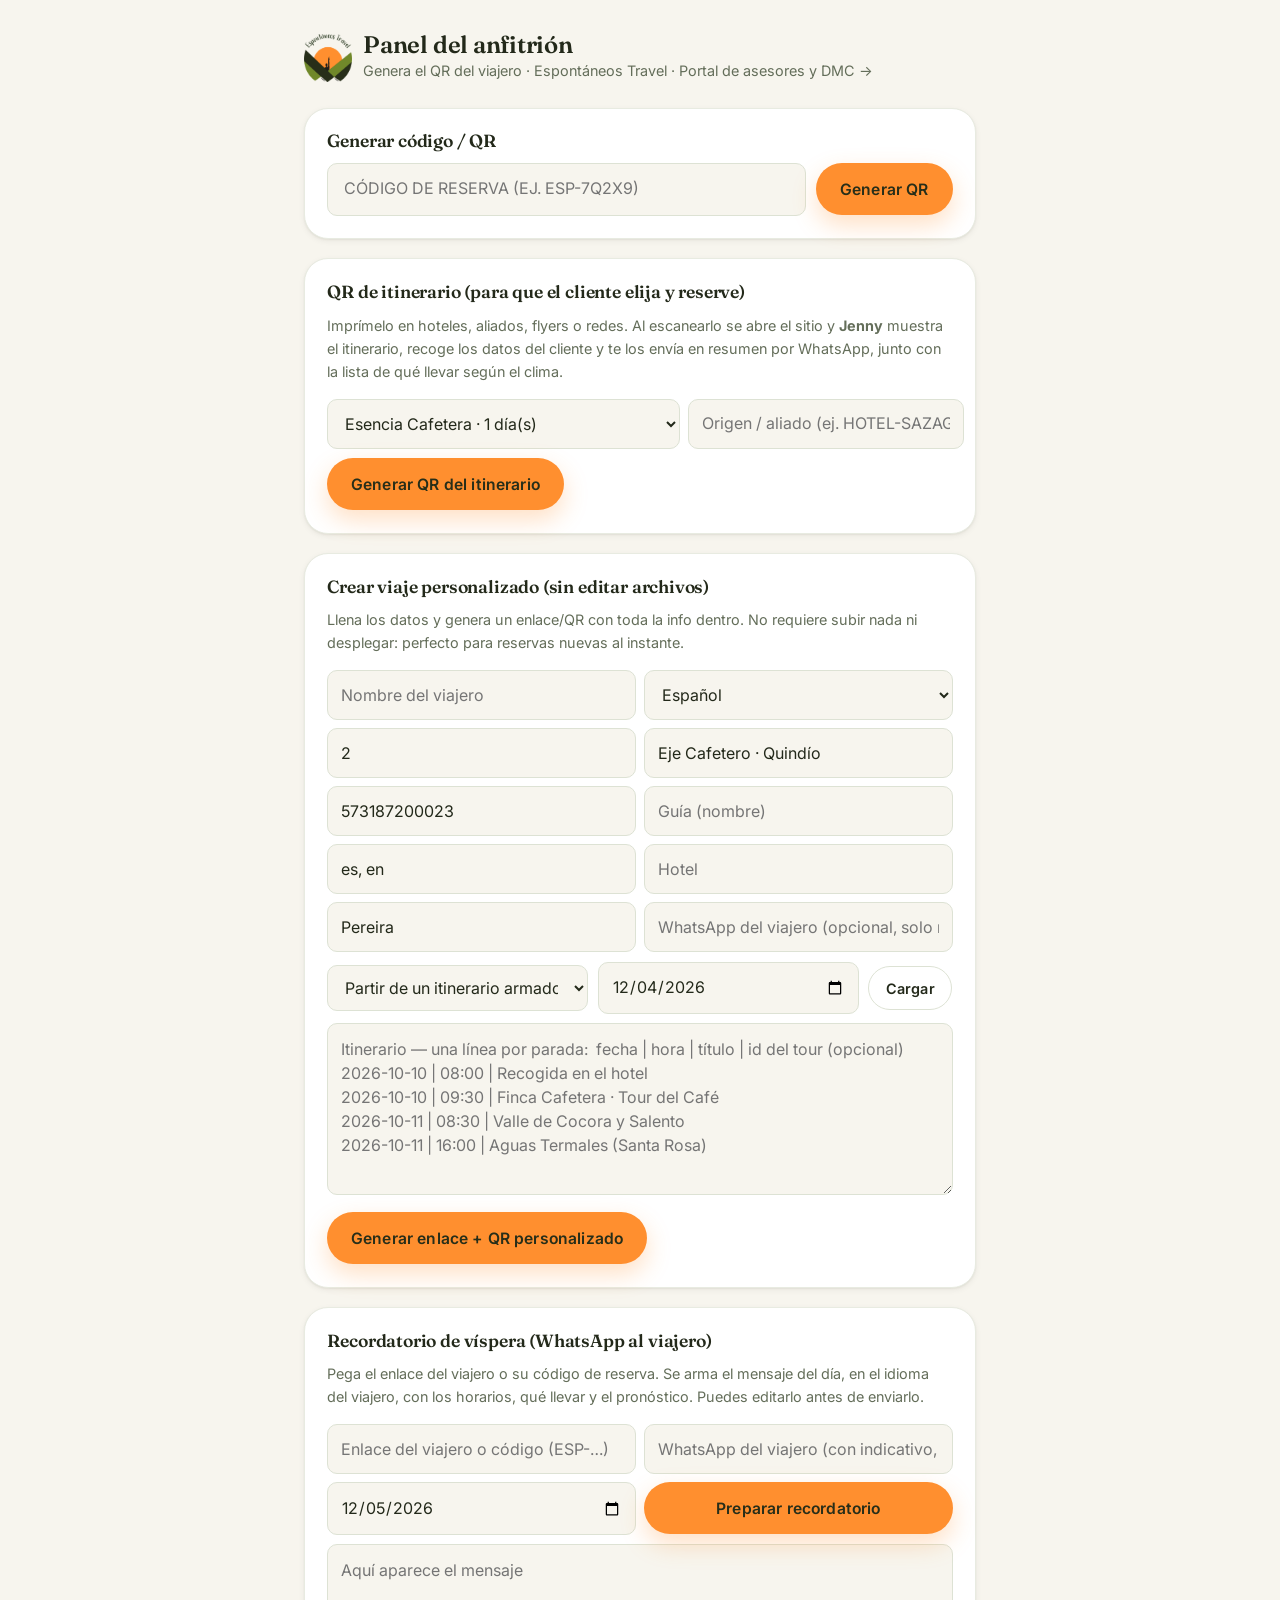
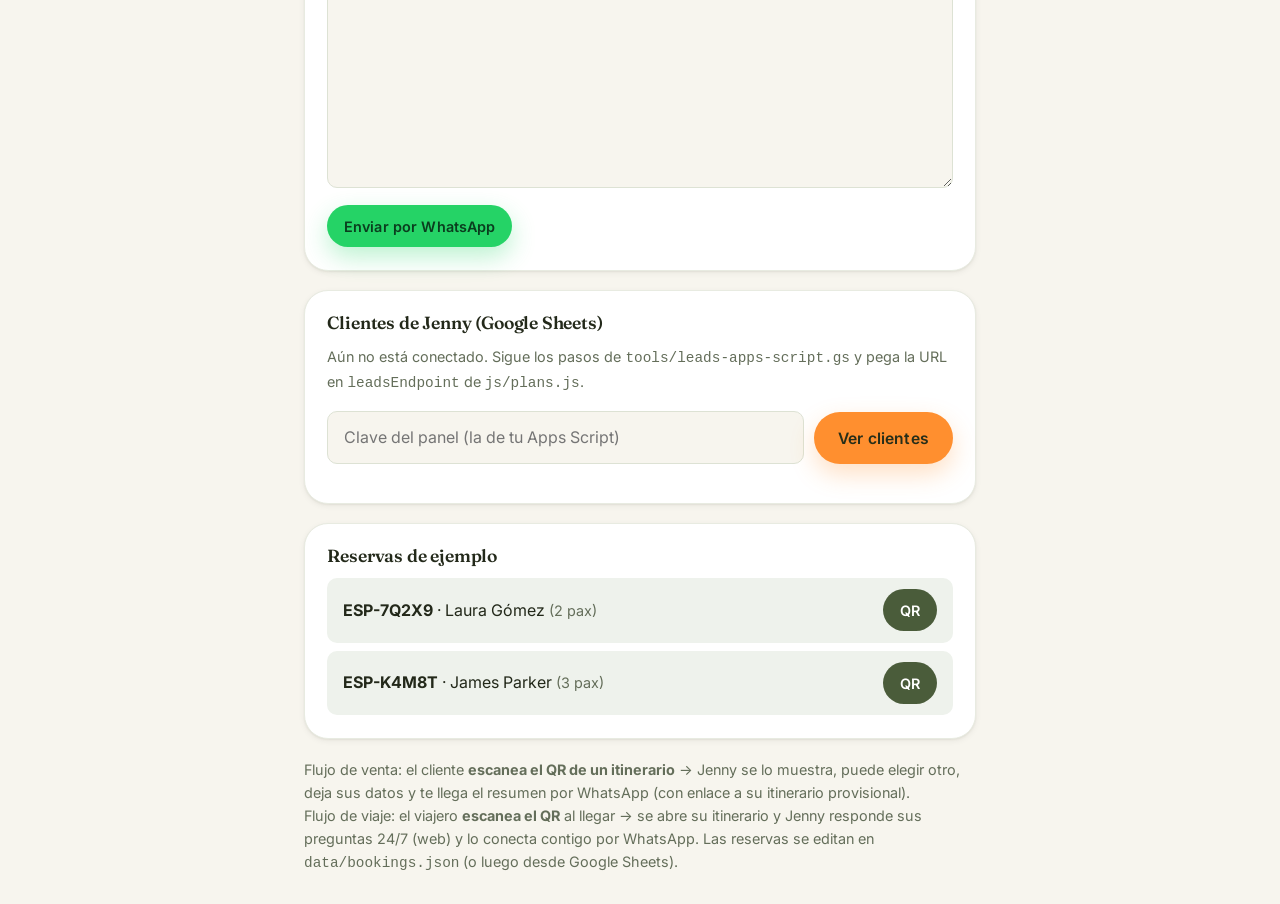
<file: anfitrion.html>
<!DOCTYPE html>
<html lang="es">
<head>
<meta charset="UTF-8">
<meta name="viewport" content="width=device-width, initial-scale=1">
<title>Panel del anfitrión · Espontáneos Travel</title>
<meta name="robots" content="noindex, nofollow">
<link rel="icon" href="assets/img/icon-32.png" type="image/png" sizes="32x32">
<link href="https://fonts.googleapis.com/css2?family=Fraunces:opsz,wght@9..144,600&family=Inter:wght@400;550;700&display=swap" rel="stylesheet">
<link rel="stylesheet" href="css/styles.css">
<script>(function(){try{var t=localStorage.getItem("esp_theme");if(t)document.documentElement.setAttribute("data-theme",t);}catch(e){}})();</script>
<style>
  .a-wrap{max-width:720px;margin:0 auto;padding:2rem clamp(1rem,4vw,1.5rem);}
  .a-head{display:flex;align-items:center;gap:.7rem;margin-bottom:1.5rem;}
  .a-head img{width:48px;height:48px}
  .a-card{background:var(--card);border:1px solid var(--border-soft);border-radius:var(--r-lg);padding:1.4rem;box-shadow:var(--shadow-sm);margin-bottom:1.2rem}
  .a-row{display:flex;gap:.6rem;flex-wrap:wrap;align-items:center}
  .a-row input{flex:1;min-width:200px;padding:.8rem 1rem;border:1.5px solid var(--border);border-radius:var(--r-sm);background:var(--bg);color:var(--text);font:inherit;text-transform:uppercase}
  .a-qr{display:flex;gap:1.2rem;align-items:center;flex-wrap:wrap;margin-top:1.2rem}
  .a-qr img{width:200px;height:200px;border-radius:14px;background:#fff;padding:8px;border:1px solid var(--border)}
  .a-link{word-break:break-all;font-size:.9rem;color:var(--brand);font-weight:600}
  .a-samples{display:grid;gap:.5rem}
  .a-sample{display:flex;justify-content:space-between;align-items:center;gap:.8rem;padding:.7rem 1rem;background:var(--bg-soft);border-radius:var(--r-sm)}
  .a-muted{color:var(--text-muted);font-size:.9rem}
  h1{font-size:1.5rem} h2{font-size:1.1rem;margin-bottom:.8rem}
  .a-grid{display:grid;grid-template-columns:1fr 1fr;gap:.5rem;margin-bottom:.6rem}
  .a-grid input,.a-grid select{padding:.7rem .8rem;border:1.5px solid var(--border);border-radius:var(--r-sm);background:var(--bg);color:var(--text);font:inherit}
  .a-card textarea{width:100%;padding:.8rem;border:1.5px solid var(--border);border-radius:var(--r-sm);background:var(--bg);color:var(--text);font:inherit;resize:vertical;line-height:1.5}
  .a-tablewrap{overflow-x:auto;margin-bottom:1rem}
  .a-table{width:100%;border-collapse:collapse;font-size:.85rem}
  .a-table th,.a-table td{padding:.45rem .55rem;border-bottom:1px solid var(--border-soft);text-align:left;white-space:nowrap}
  .a-table th{color:var(--text-muted);font-weight:600}
  @media(max-width:520px){.a-grid{grid-template-columns:1fr}}
</style>
</head>
<body>
<div class="a-wrap">
  <div class="a-head">
    <img src="assets/img/logo.png" alt="">
    <div><h1>Panel del anfitrión</h1><span class="a-muted">Genera el QR del viajero · Espontáneos Travel · <a href="portal.html">Portal de asesores y DMC →</a></span></div>
  </div>

  <div class="a-card">
    <h2>Generar código / QR</h2>
    <div class="a-row">
      <input type="text" id="code" placeholder="Código de reserva (ej. ESP-7Q2X9)">
      <button class="btn btn--primary" id="gen">Generar QR</button>
    </div>
    <div id="out" class="a-qr" style="display:none">
      <img id="qr" alt="QR">
      <div>
        <p class="a-muted" style="margin-bottom:.3rem">Enlace del viajero (imprímelo o compártelo):</p>
        <a id="link" class="a-link" href="#" target="_blank" rel="noopener"></a>
        <div class="a-row" style="margin-top:.8rem">
          <button class="btn btn--ghost btn--sm" id="copy">Copiar enlace</button>
          <a class="btn btn--ghost btn--sm" id="open" href="#" target="_blank" rel="noopener">Abrir vista del viajero</a>
          <a class="btn btn--ghost btn--sm" id="dl" href="#" download="qr.png">Descargar QR</a>
        </div>
      </div>
    </div>
  </div>

  <div class="a-card">
    <h2>QR de itinerario (para que el cliente elija y reserve)</h2>
    <p class="a-muted" style="margin-bottom:1rem">Imprímelo en hoteles, aliados, flyers o redes. Al escanearlo se abre el sitio y <b>Jenny</b> muestra el itinerario, recoge los datos del cliente y te los envía en resumen por WhatsApp, junto con la lista de qué llevar según el clima.</p>
    <div class="a-grid">
      <select id="p-plan"></select>
      <input id="p-src" placeholder="Origen / aliado (ej. HOTEL-SAZAGUA)" maxlength="40">
    </div>
    <button class="btn btn--primary" id="p-gen">Generar QR del itinerario</button>
  </div>

  <div class="a-card">
    <h2>Crear viaje personalizado (sin editar archivos)</h2>
    <p class="a-muted" style="margin-bottom:1rem">Llena los datos y genera un enlace/QR con toda la info dentro. No requiere subir nada ni desplegar: perfecto para reservas nuevas al instante.</p>
    <div class="a-grid">
      <input id="f-name" placeholder="Nombre del viajero">
      <select id="f-lang"><option value="es">Español</option><option value="en">English</option><option value="fr">Français</option><option value="de">Deutsch</option><option value="pt">Português</option></select>
      <input id="f-party" type="number" min="1" value="2" placeholder="N.º personas">
      <input id="f-region" placeholder="Región" value="Eje Cafetero · Quindío">
      <input id="f-host" placeholder="WhatsApp anfitrión (número oficial)" value="573187200023">
      <input id="f-guide" placeholder="Guía (nombre)">
      <input id="f-glangs" placeholder="Idiomas del guía (ej. es, en)" value="es, en">
      <input id="f-hotel" placeholder="Hotel">
      <input id="f-area" placeholder="Zona / ciudad" value="Pereira">
      <input id="f-phone" placeholder="WhatsApp del viajero (opcional, solo números)">
    </div>
    <div class="a-row" style="margin-bottom:.6rem">
      <select id="f-plan" style="flex:1;min-width:180px;padding:.7rem .8rem;border:1.5px solid var(--border);border-radius:var(--r-sm);background:var(--bg);color:var(--text);font:inherit"><option value="">Partir de un itinerario armado…</option></select>
      <input id="f-start" type="date" style="padding:.7rem .8rem;border:1.5px solid var(--border);border-radius:var(--r-sm);background:var(--bg);color:var(--text);font:inherit">
      <button class="btn btn--ghost btn--sm" id="f-load" type="button">Cargar</button>
    </div>
    <textarea id="f-itin" rows="6" placeholder="Itinerario — una línea por parada:  fecha | hora | título | id del tour (opcional)&#10;2026-10-10 | 08:00 | Recogida en el hotel&#10;2026-10-10 | 09:30 | Finca Cafetera · Tour del Café&#10;2026-10-11 | 08:30 | Valle de Cocora y Salento&#10;2026-10-11 | 16:00 | Aguas Termales (Santa Rosa)"></textarea>
    <button class="btn btn--primary" id="f-build" style="margin-top:.6rem">Generar enlace + QR personalizado</button>
  </div>

  <div class="a-card">
    <h2>Recordatorio de víspera (WhatsApp al viajero)</h2>
    <p class="a-muted" style="margin-bottom:1rem">Pega el enlace del viajero o su código de reserva. Se arma el mensaje del día, en el idioma del viajero, con los horarios, qué llevar y el pronóstico. Puedes editarlo antes de enviarlo.</p>
    <div class="a-grid">
      <input id="r-trip" placeholder="Enlace del viajero o código (ESP-…)">
      <input id="r-phone" placeholder="WhatsApp del viajero (con indicativo, solo números)">
      <input id="r-day" type="date" aria-label="Día del plan">
      <button class="btn btn--primary" id="r-build" type="button">Preparar recordatorio</button>
    </div>
    <textarea id="r-msg" rows="9" placeholder="Aquí aparece el mensaje"></textarea>
    <button class="btn btn--wa btn--sm" id="r-send" type="button" style="margin-top:.6rem">Enviar por WhatsApp</button>
  </div>

  <div class="a-card">
    <h2>Clientes de Jenny (Google Sheets)</h2>
    <p class="a-muted" id="l-info" style="margin-bottom:1rem"></p>
    <div class="a-row">
      <input type="password" id="l-key" placeholder="Clave del panel (la de tu Apps Script)" style="text-transform:none" autocomplete="off">
      <button class="btn btn--primary" id="l-load" type="button">Ver clientes</button>
    </div>
    <div id="l-out" style="margin-top:1rem"></div>
  </div>

  <div class="a-card">
    <h2>Reservas de ejemplo</h2>
    <div class="a-samples" id="samples"><p class="a-muted">Cargando…</p></div>
  </div>

  <p class="a-muted">Flujo de venta: el cliente <b>escanea el QR de un itinerario</b> → Jenny se lo muestra, puede elegir otro, deja sus datos y te llega el resumen por WhatsApp (con enlace a su itinerario provisional). <br>Flujo de viaje: el viajero <b>escanea el QR</b> al llegar → se abre su itinerario y Jenny responde sus preguntas 24/7 (web) y lo conecta contigo por WhatsApp. Las reservas se editan en <code>data/bookings.json</code> (o luego desde Google Sheets).</p>
</div>

<script src="js/vendor/qrcode.min.js"></script>
<script src="js/data.js"></script>
<script src="js/jenny-data.js"></script>
<script src="js/plans.js"></script>
<script>
  var base = location.href.replace(/[\?#].*$/, "").replace(/[^/]*$/, ""); // carpeta actual
  function showQR(url){
    // QR generado en el navegador: el enlace del viajero no se envía a ningún servicio externo
    var q = qrcode(0, url.length > 300 ? "L" : "M"); q.addData(url); q.make();
    var qr = q.createDataURL(Math.max(2, Math.floor(600 / (q.getModuleCount() + 8))), 4);
    document.getElementById("qr").src = qr;
    var link = document.getElementById("link"); link.textContent = url; link.href = url;
    document.getElementById("open").href = url;
    document.getElementById("dl").href = qr;
    document.getElementById("out").style.display = "flex";
    window.scrollTo({top:0,behavior:"smooth"});
  }
  function build(code){ code=(code||"").trim().toUpperCase(); if(!code) return; showQR(base + "viaje.html?code=" + encodeURIComponent(code)); }
  function encB(obj){ return btoa(unescape(encodeURIComponent(JSON.stringify(obj)))).replace(/\+/g,"-").replace(/\//g,"_").replace(/=+$/,""); }
  function rnd(){ var c="ABCDEFGHJKLMNPQRSTUVWXYZ23456789",s=""; for(var i=0;i<5;i++)s+=c[Math.floor(Math.random()*c.length)]; return "ESP-"+s; }
  function v(id){ var e=document.getElementById(id); return e?e.value.trim():""; }
  document.getElementById("f-build").addEventListener("click", function(){
    var area = v("f-area")||"Quindío";
    var itin=[];
    (document.getElementById("f-itin").value||"").split("\n").forEach(function(line){
      var p=line.split("|").map(function(x){return x.trim();});
      if(p[0] && p.length>=3){
        var dm = /^(\d{4})-(\d{1,2})-(\d{1,2})$/.exec(p[0]); var tm = /^(\d{1,2}):(\d{2})/.exec(p[1]||"");
        if(!dm){ alert("Fecha inválida en: " + line + "\nUsa el formato AAAA-MM-DD"); return; }
        var date = dm[1]+"-"+("0"+dm[2]).slice(-2)+"-"+("0"+dm[3]).slice(-2);
        var time = tm ? ("0"+tm[1]).slice(-2)+":"+tm[2] : "";
        itin.push({date:date, time:time, title:p[2], tourId:p[3]||"", maps:"https://www.google.com/maps/search/"+encodeURIComponent(p[2]+" "+area)});
      }
    });
    var phone=(v("f-host")||"573187200023").replace(/\D/g,"");
    var booking={ code:rnd(), lang:v("f-lang")||"es", name:v("f-name")||"Viajero", party:parseInt(v("f-party")||"1",10)||1,
      region:v("f-region")||"Eje Cafetero", status:"confirmada",
      host:{name:"Anfitrión Espontáneos", phone:phone}, driver:{name:"Conductor de recogida", phone:phone},
      guide:{name:v("f-guide")||"Por asignar", langs:(v("f-glangs")||"es").split(",").map(function(x){return x.trim();}).filter(Boolean)},
      hotel:{name:v("f-hotel"), area:area, maps:"https://www.google.com/maps/search/"+encodeURIComponent(v("f-hotel")+" "+area)},
      itinerary:itin };
    var tphone = v("f-phone").replace(/\D/g,""); if (tphone) booking.phone = tphone;
    var url = base + "viaje.html?d=" + encB(booking);
    showQR(url);
    // Deja listo el recordatorio de víspera para este viajero
    document.getElementById("r-trip").value = url; if (tphone) document.getElementById("r-phone").value = tphone;
  });
  document.getElementById("gen").addEventListener("click", function(){ build(document.getElementById("code").value); });
  /* ---------- Recordatorio de víspera ---------- */
  function decB(s){ s=String(s).replace(/-/g,"+").replace(/_/g,"/"); while(s.length%4) s+="="; try { return JSON.parse(decodeURIComponent(escape(atob(s)))); } catch(e){ return null; } }
  function loadTrip(input){
    input = (input||"").trim(); if (!input) return Promise.resolve(null);
    var q; try { q = new URL(input, base).searchParams; } catch(e){ q = new URLSearchParams(); }
    if (q.get("d")) return Promise.resolve({ booking: decB(q.get("d")), link: input });
    var code = (q.get("code") || input).toUpperCase();
    if (!/^[A-Z0-9-]{4,}$/.test(code)) return Promise.resolve(null);
    return fetch("data/bookings.json",{cache:"no-store"}).then(function(r){ return r.json(); }).then(function(db){
      var b = db.bookings && db.bookings[code];
      return b ? { booking: (window.EspoPlans && EspoPlans.demoShift) ? EspoPlans.demoShift(b) : b, link: base + "viaje.html?code=" + encodeURIComponent(code) } : null;
    }).catch(function(){ return null; });
  }
  (function(){
    if (!window.EspoPlans) return;
    var tm = new Date(); tm.setDate(tm.getDate() + 1);
    document.getElementById("r-day").value = EspoPlans.localISO(tm);
    var out = document.getElementById("r-msg");
    document.getElementById("r-build").addEventListener("click", function(){
      out.value = "Preparando…";
      loadTrip(v("r-trip")).then(function(t){
        if (!t || !t.booking) { out.value = "No encontré esa reserva. Revisa el enlace o el código."; return; }
        var b = t.booking, lang = b.lang || "es", U = EspoPlans.ui(lang), all = b.itinerary || [];
        var day = v("r-day");
        var items = all.filter(function(it){ return it.date === day; });
        if (!items.length) { var nx = all.filter(function(it){ return it.date >= day; }); if (nx.length) { day = nx[0].date; items = all.filter(function(it){ return it.date === day; }); } }
        if (!items.length) { out.value = "Esa reserva no tiene paradas desde esa fecha."; return; }
        if (!v("r-phone") && b.phone) document.getElementById("r-phone").value = b.phone;
        function title(it){ return typeof it.title === "string" ? it.title : (it.title && (it.title[lang] || it.title.es)) || ""; }
        // Recomendaciones oficiales de cada experiencia (data/jenny.json) + pronóstico
        return (window.EspoData ? EspoData.load().catch(function(){}) : Promise.resolve()).then(function(){ return EspoPlans.packFor(items, lang); }).then(function(pack){
          var dayTxt; try { dayTxt = new Date(day + "T12:00:00").toLocaleDateString(lang, { weekday: "long", day: "numeric", month: "long" }); } catch(e){ dayTxt = day; }
          var L = [U.rem_hi.replace("{name}", String(b.name || "").split(" ")[0]).replace("{day}", dayTxt), ""];
          items.forEach(function(it){ L.push("• " + (it.time || "") + " — " + title(it)); });
          var fc = pack.days.filter(function(d){ return d.fc; });
          if (fc.length) { L.push("", "*" + U.fc_title + "*"); fc.forEach(function(d){ L.push("• " + d.title + ": " + EspoPlans.fcText(d.fc)); }); }
          if (pack.items.length) { L.push("", "*" + U.pack_title + "*"); pack.items.forEach(function(x){ L.push((x.i ? x.i + " " : "") + x.label); }); }
          if (pack.tips.length) { L.push("", "*" + U.pack_tips + "*"); pack.tips.slice(0, 2).forEach(function(x){ L.push("• " + x); }); }
          L.push("", U.rem_link, t.link, "", U.rem_bye);
          out.value = L.join("\n");
        });
      });
    });
    document.getElementById("r-send").addEventListener("click", function(){
      var phone = v("r-phone").replace(/\D/g, "");
      if (!phone) { alert("Escribe el WhatsApp del viajero (con indicativo, ej. 57…)"); return; }
      if (!out.value || out.value === "Preparando…") { alert("Primero prepara el recordatorio."); return; }
      window.open("https://wa.me/" + phone + "?text=" + encodeURIComponent(out.value), "_blank", "noopener");
    });
  })();

  /* ---------- Clientes desde Google Sheets (solo lectura, con clave) ---------- */
  function cellRow(cells, head){ var tr=document.createElement("tr"); cells.forEach(function(c){ var td=document.createElement(head?"th":"td"); if (c && c.nodeType) td.appendChild(c); else td.textContent = c==null ? "" : String(c); tr.appendChild(td); }); return tr; }
  function tableOf(header, rows){ var w=document.createElement("div"); w.className="a-tablewrap"; var t=document.createElement("table"); t.className="a-table"; t.appendChild(cellRow(header,true)); rows.forEach(function(r){ t.appendChild(cellRow(r)); }); w.appendChild(t); return w; }
  function renderLeads(out, rows){
    out.innerHTML = "";
    var by = {};
    rows.forEach(function(r){ var k = String(r.origen || "web"); by[k] = by[k] || { qr_visita:0, resumen:0, whatsapp:0 }; if (by[k][r.etapa] != null) by[k][r.etapa]++; });
    var h = document.createElement("p"); h.className = "a-muted"; h.textContent = "Por origen o aliado (últimos " + rows.length + " registros):"; out.appendChild(h);
    out.appendChild(tableOf(["Origen", "Escaneos QR", "Resúmenes", "A WhatsApp"], Object.keys(by).map(function(k){ return [k, by[k].qr_visita, by[k].resumen, by[k].whatsapp]; })));
    var res = rows.filter(function(r){ return r.etapa === "resumen"; }).slice(0, 30).map(function(r){
      var a = ""; if (String(r.enlace || "").indexOf(base + "viaje.html?") === 0) { a = document.createElement("a"); a.href = r.enlace; a.target = "_blank"; a.rel = "noopener"; a.textContent = "Abrir"; }
      var f = r.fecha ? new Date(r.fecha) : null;
      return [f && !isNaN(f) ? f.toLocaleString("es-CO", { day:"numeric", month:"short", hour:"2-digit", minute:"2-digit" }) : "", r.nombre, r.itinerario || r.experiencia, r.inicio, r.personas, r.origen, a];
    });
    var h2 = document.createElement("p"); h2.className = "a-muted"; h2.textContent = "Últimos clientes que dejaron sus datos:"; out.appendChild(h2);
    out.appendChild(tableOf(["Fecha", "Nombre", "Itinerario", "Inicio", "Pers.", "Origen", ""], res));
  }
  (function(){
    var ep = window.EspoPlans && EspoPlans.cfg.leadsEndpoint;
    var info = document.getElementById("l-info");
    if (!ep) {
      info.innerHTML = "Aún no está conectado. Sigue los pasos de <code>tools/leads-apps-script.gs</code> y pega la URL en <code>leadsEndpoint</code> de <code>js/plans.js</code>.";
      document.getElementById("l-load").disabled = true; return;
    }
    info.textContent = "Cada cliente que deja sus datos con Jenny, y cada escaneo de un QR de itinerario, queda guardado en tu hoja de Google.";
    var keyIn = document.getElementById("l-key"); try { keyIn.value = localStorage.getItem("esp_leads_key") || ""; } catch(e){}
    document.getElementById("l-load").addEventListener("click", function(){
      var out = document.getElementById("l-out"); out.textContent = "Cargando…";
      try { localStorage.setItem("esp_leads_key", keyIn.value); } catch(e){}
      fetch(ep + "?key=" + encodeURIComponent(keyIn.value)).then(function(r){ return r.json(); }).then(function(d){
        if (!d || d.error) { out.textContent = "Clave incorrecta."; return; }
        renderLeads(out, d.rows || []);
      }).catch(function(){ out.textContent = "No se pudo conectar con Google Sheets."; });
    });
  })();


  // Itinerarios armados: QR para que el cliente elija + carga rápida en el formulario
  (function(){
    if (!window.EspoPlans) return;
    var sel = document.getElementById("p-plan"), fsel = document.getElementById("f-plan");
    EspoPlans.plans().forEach(function(p){
      var label = EspoPlans.name(p, "es") + " · " + p.days + " día(s)";
      sel.add(new Option(label, p.id)); fsel.add(new Option(label, p.id));
    });
    document.getElementById("p-gen").addEventListener("click", function(){
      var src = v("p-src").toUpperCase().replace(/[^A-Z0-9_-]/g, "-");
      showQR(base + "index.html?plan=" + encodeURIComponent(sel.value) + (src ? "&src=" + encodeURIComponent(src) : ""));
    });
    var st = document.getElementById("f-start"); st.value = EspoPlans.localISO();
    document.getElementById("f-load").addEventListener("click", function(){
      var plan = EspoPlans.planById(fsel.value); if (!plan || !st.value) return;
      document.getElementById("f-itin").value = EspoPlans.planToItinerary(plan, st.value).map(function(it){
        return it.date + " | " + it.time + " | " + it.title.es + (it.tourId ? " | " + it.tourId : "");
      }).join("\n");
    });
  })();
  document.getElementById("code").addEventListener("keydown", function(e){ if(e.key==="Enter") build(this.value); });
  document.getElementById("copy").addEventListener("click", function(){ navigator.clipboard && navigator.clipboard.writeText(document.getElementById("link").textContent); this.textContent="¡Copiado!"; var b=this; setTimeout(function(){b.textContent="Copiar enlace";},1500); });

  fetch("data/bookings.json",{cache:"no-store"}).then(function(r){return r.json();}).then(function(db){
    var box = document.getElementById("samples"); box.innerHTML="";
    Object.keys(db.bookings||{}).forEach(function(code){
      var b=db.bookings[code];
      var row=document.createElement("div"); row.className="a-sample";
      row.innerHTML='<span><b>'+code+'</b> · '+(b.name||"")+' <span class="a-muted">('+(b.party||1)+' pax)</span></span>';
      var btn=document.createElement("button"); btn.className="btn btn--brand btn--sm"; btn.textContent="QR";
      btn.addEventListener("click",function(){ document.getElementById("code").value=code; build(code); window.scrollTo({top:0,behavior:"smooth"}); });
      row.appendChild(btn); box.appendChild(row);
    });
  }).catch(function(){ document.getElementById("samples").innerHTML='<p class="a-muted">No se pudo cargar bookings.json</p>'; });
</script>
</body>
</html>
</file>
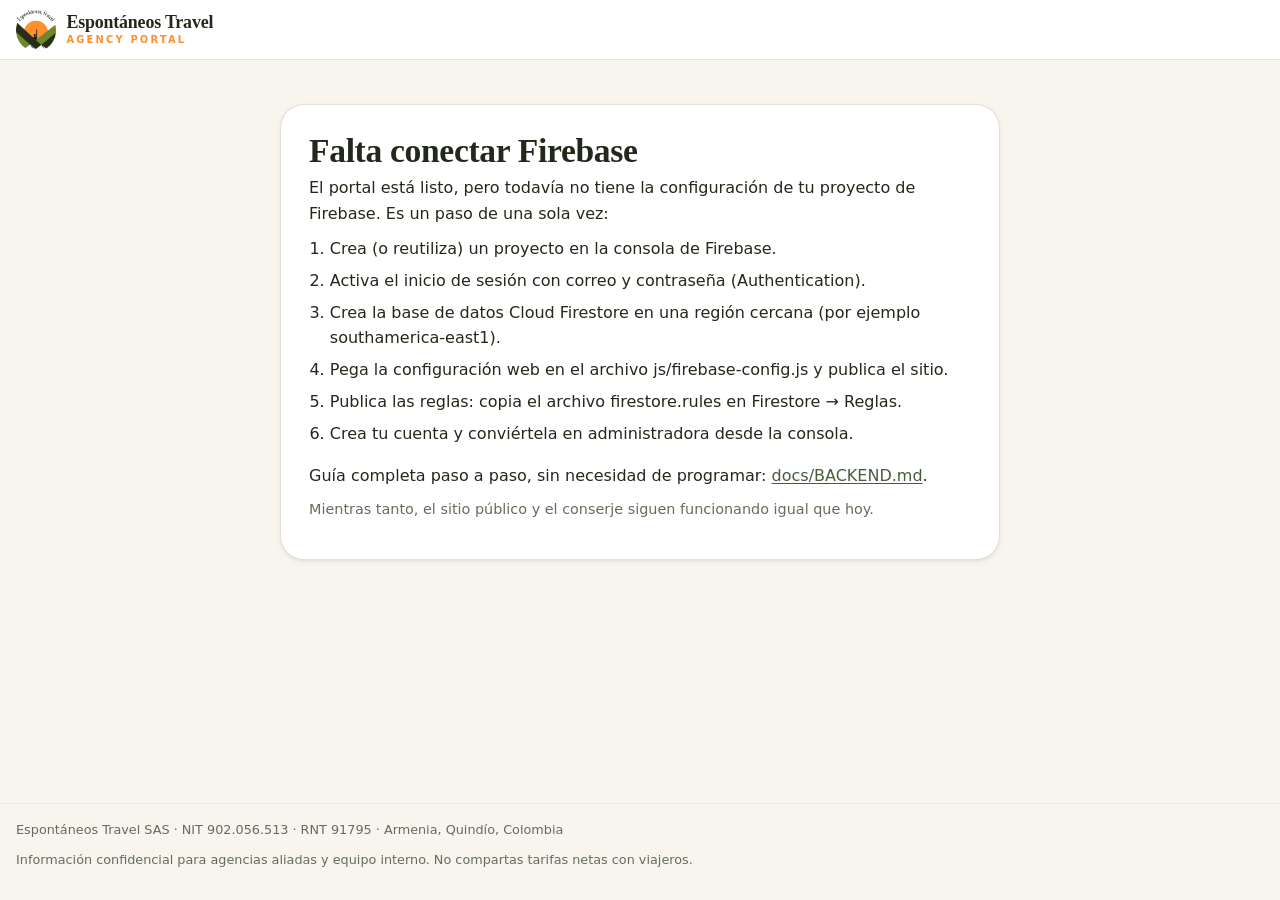
<file: portal.html>
<!DOCTYPE html>
<html lang="es">
<head>
<meta charset="UTF-8">
<meta name="viewport" content="width=device-width, initial-scale=1, viewport-fit=cover">
<title>Portal de agencias · Espontáneos Travel</title>
<meta name="description" content="Portal privado para agencias aliadas (DMC) y el equipo de Espontáneos Travel.">
<meta name="robots" content="noindex, nofollow">
<meta name="referrer" content="strict-origin-when-cross-origin">
<!-- Política de seguridad (CSP): solo se ejecuta código de este sitio y del SDK oficial de Firebase (www.gstatic.com).
     Si cambias el script en línea del tema, recalcula su hash sha256. -->
<meta http-equiv="Content-Security-Policy" content="default-src 'self'; script-src 'self' https://www.gstatic.com 'sha256-L4OhRwT04MSGfxIA4vJtMPxbFtXUBqZyBO4Adg/TxfE='; style-src 'self' 'unsafe-inline' https://fonts.googleapis.com; font-src https://fonts.gstatic.com; img-src 'self' data: blob:; connect-src 'self' https://firestore.googleapis.com https://identitytoolkit.googleapis.com https://securetoken.googleapis.com https://www.gstatic.com https://content-firebaseappcheck.googleapis.com; frame-src https://*.firebaseapp.com https://www.google.com https://www.recaptcha.net; form-action 'self'; base-uri 'self'; object-src 'none'; upgrade-insecure-requests">
<meta name="theme-color" content="#272E19">
<link rel="icon" href="assets/img/logo.png" type="image/png">
<link rel="preconnect" href="https://fonts.googleapis.com">
<link rel="preconnect" href="https://fonts.gstatic.com" crossorigin>
<link rel="preconnect" href="https://www.gstatic.com" crossorigin>
<link href="https://fonts.googleapis.com/css2?family=Fraunces:ital,opsz,wght@0,9..144,500;0,9..144,600&family=Inter:wght@400;500;550;650;700&display=swap" rel="stylesheet">
<link rel="stylesheet" href="css/styles.css">
<link rel="stylesheet" href="css/portal.css">
<script>(function(){try{var t=localStorage.getItem("esp_theme");if(t)document.documentElement.setAttribute("data-theme",t);}catch(e){}})();</script>
</head>
<body class="p-body">
<a class="p-skip" href="#p-main" id="p-skip">Saltar al contenido</a>

<header class="p-header">
  <a class="brand" href="index.html">
    <img src="assets/img/logo.png" alt="" width="40" height="40">
    <span class="brand__text"><span class="brand__name">Espontáneos Travel</span><span class="brand__tag" id="p-brand-tag">Portal de agencias</span></span>
  </a>
  <div class="p-header__actions" id="p-header-actions"></div>
</header>

<main class="p-main" id="p-main" tabindex="-1">
  <p class="p-loading" role="status">Cargando…</p>
  <noscript><p class="p-card">Este portal necesita JavaScript activado. · This portal requires JavaScript.</p></noscript>
</main>

<footer class="p-footer">
  <p>Espontáneos Travel SAS · NIT 902.056.513 · RNT 91795 · Armenia, Quindío, Colombia</p>
  <p>Información confidencial para agencias aliadas y equipo interno. No compartas tarifas netas con viajeros.</p>
</footer>

<!-- Avisos: uno cortés (estado) y uno urgente (errores). Siempre presentes para lectores de pantalla. -->
<div class="p-toasts">
  <div class="p-toast" id="p-status" role="status" aria-live="polite"></div>
  <div class="p-toast p-toast--error" id="p-alert" role="alert" aria-live="assertive"></div>
</div>

<script src="js/vendor/qrcode.min.js"></script>
<script type="module" src="js/portal.js"></script>
</body>
</html>
</file>
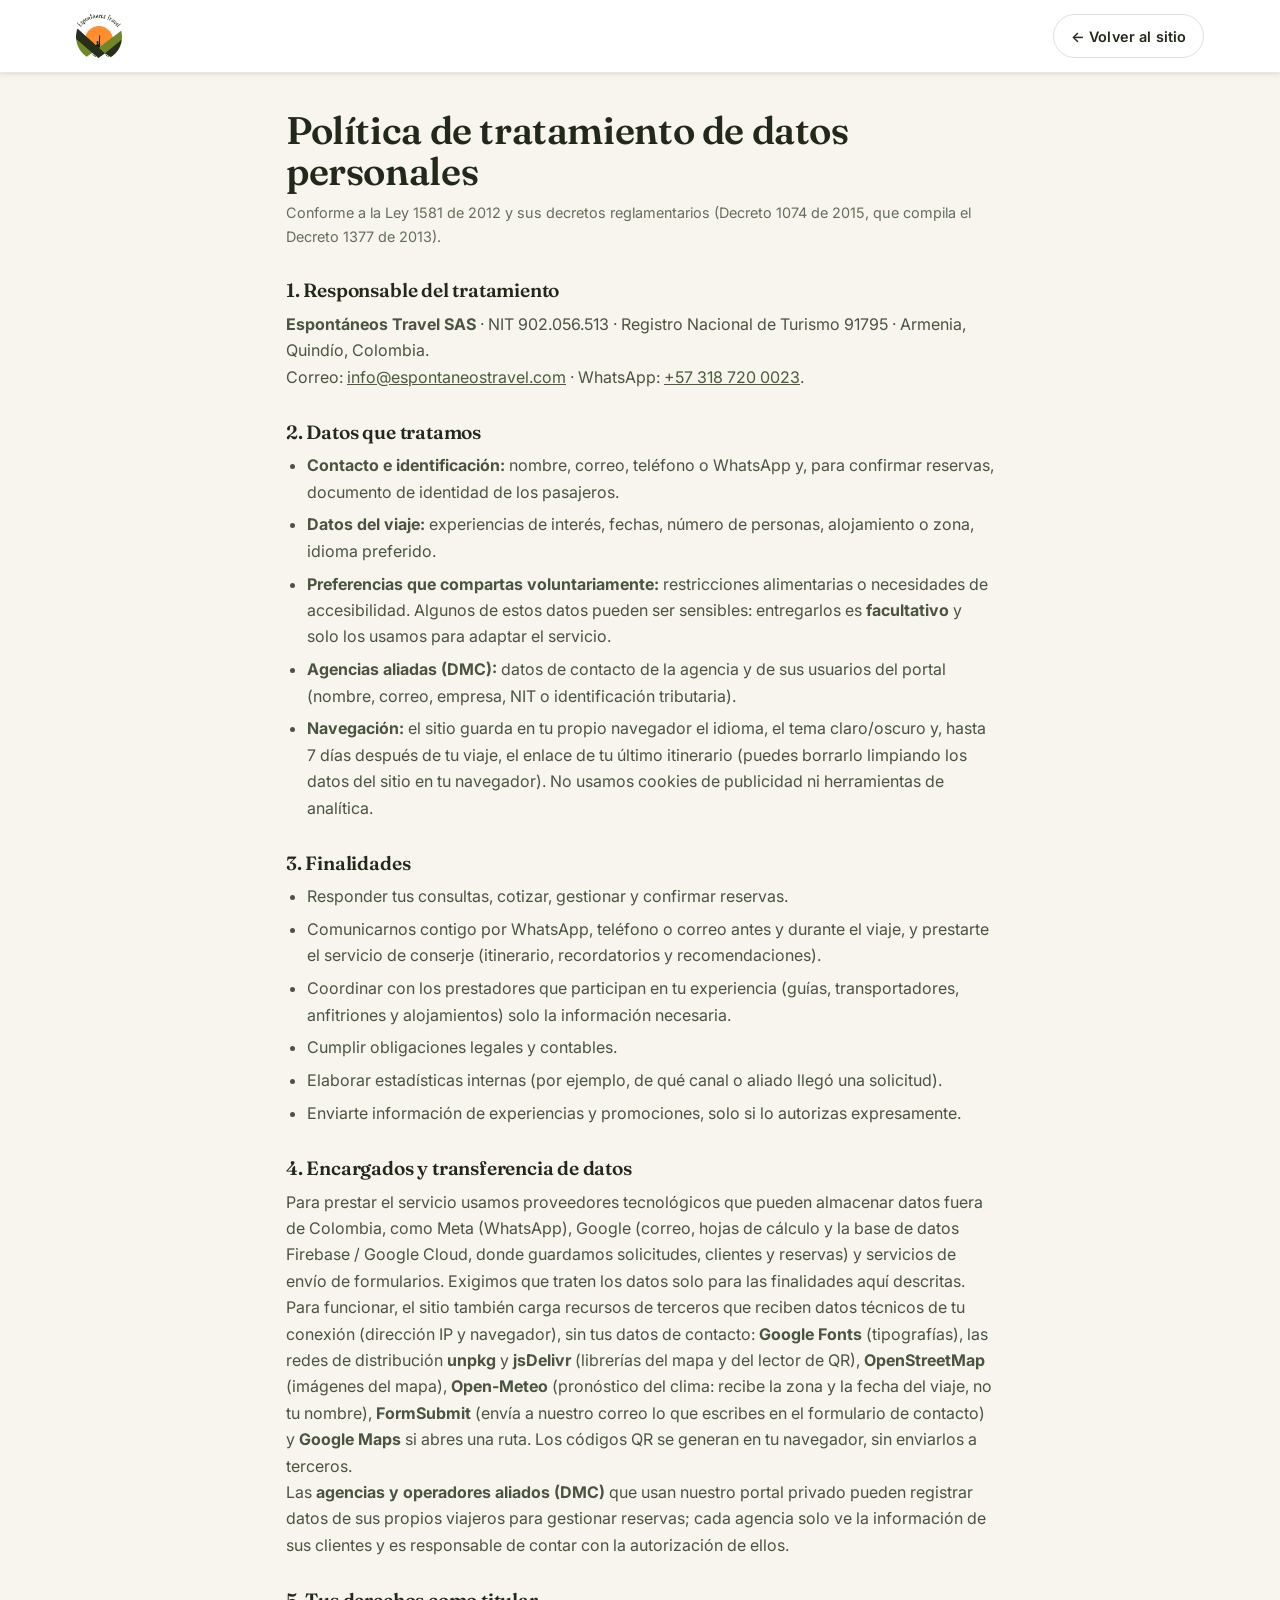
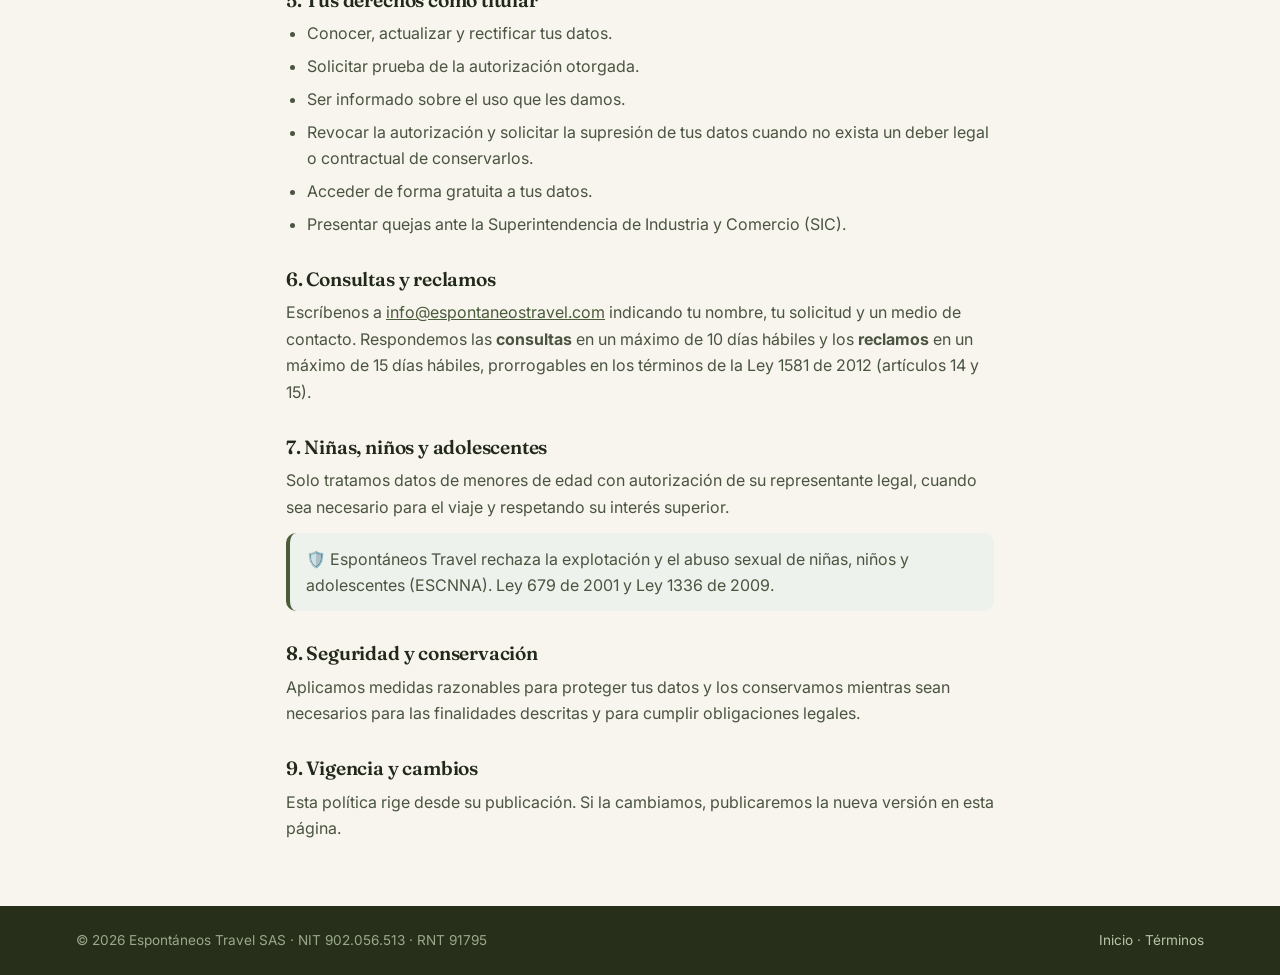
<file: privacidad.html>
<!DOCTYPE html>
<html lang="es">
<head>
<meta charset="UTF-8">
<meta name="viewport" content="width=device-width, initial-scale=1">
<title>Política de privacidad · Espontáneos Travel</title>
<meta name="description" content="Política de tratamiento de datos personales de Espontáneos Travel SAS, conforme a la Ley 1581 de 2012.">
<link rel="canonical" href="https://www.espontaneostravel.com/privacidad.html">
<link rel="icon" href="assets/img/icon-32.png" type="image/png" sizes="32x32">
<link rel="apple-touch-icon" href="assets/img/apple-touch-icon.png">
<link rel="preconnect" href="https://fonts.googleapis.com">
<link rel="preconnect" href="https://fonts.gstatic.com" crossorigin>
<link href="https://fonts.googleapis.com/css2?family=Fraunces:opsz,wght@9..144,500;9..144,600&family=Inter:wght@400;600&display=swap" rel="stylesheet">
<link rel="stylesheet" href="css/styles.css">
<script>(function(){try{var t=localStorage.getItem("esp_theme");if(t)document.documentElement.setAttribute("data-theme",t);}catch(e){}})();</script>
</head>
<body class="legal-page">
<header class="header header--solid scrolled">
  <div class="container header__inner">
    <a href="index.html" class="brand" aria-label="Espontáneos Travel — inicio"><img class="brand__logo" src="assets/img/logo-h160.webp" alt="Espontáneos Travel" width="58" height="56"></a>
    <a class="btn btn--ghost btn--sm" href="index.html">← Volver al sitio</a>
  </div>
</header>

<main class="legal container">
  <h1>Política de tratamiento de datos personales</h1>
  <p class="legal__meta">Conforme a la Ley 1581 de 2012 y sus decretos reglamentarios (Decreto 1074 de 2015, que compila el Decreto 1377 de 2013).</p>

  <h2>1. Responsable del tratamiento</h2>
  <p><b>Espontáneos Travel SAS</b> · NIT 902.056.513 · Registro Nacional de Turismo 91795 · Armenia, Quindío, Colombia.<br>
  Correo: <a href="mailto:info@espontaneostravel.com">info@espontaneostravel.com</a> · WhatsApp: <a href="https://wa.me/573187200023">+57 318 720 0023</a>.</p>

  <h2>2. Datos que tratamos</h2>
  <ul>
    <li><b>Contacto e identificación:</b> nombre, correo, teléfono o WhatsApp y, para confirmar reservas, documento de identidad de los pasajeros.</li>
    <li><b>Datos del viaje:</b> experiencias de interés, fechas, número de personas, alojamiento o zona, idioma preferido.</li>
    <li><b>Preferencias que compartas voluntariamente:</b> restricciones alimentarias o necesidades de accesibilidad. Algunos de estos datos pueden ser sensibles: entregarlos es <b>facultativo</b> y solo los usamos para adaptar el servicio.</li>
    <li><b>Agencias aliadas (DMC):</b> datos de contacto de la agencia y de sus usuarios del portal (nombre, correo, empresa, NIT o identificación tributaria).</li>
    <li><b>Navegación:</b> el sitio guarda en tu propio navegador el idioma, el tema claro/oscuro y, hasta 7 días después de tu viaje, el enlace de tu último itinerario (puedes borrarlo limpiando los datos del sitio en tu navegador). No usamos cookies de publicidad ni herramientas de analítica.</li>
  </ul>

  <h2>3. Finalidades</h2>
  <ul>
    <li>Responder tus consultas, cotizar, gestionar y confirmar reservas.</li>
    <li>Comunicarnos contigo por WhatsApp, teléfono o correo antes y durante el viaje, y prestarte el servicio de conserje (itinerario, recordatorios y recomendaciones).</li>
    <li>Coordinar con los prestadores que participan en tu experiencia (guías, transportadores, anfitriones y alojamientos) solo la información necesaria.</li>
    <li>Cumplir obligaciones legales y contables.</li>
    <li>Elaborar estadísticas internas (por ejemplo, de qué canal o aliado llegó una solicitud).</li>
    <li>Enviarte información de experiencias y promociones, solo si lo autorizas expresamente.</li>
  </ul>

  <h2>4. Encargados y transferencia de datos</h2>
  <p>Para prestar el servicio usamos proveedores tecnológicos que pueden almacenar datos fuera de Colombia, como Meta (WhatsApp), Google (correo, hojas de cálculo y la base de datos Firebase / Google Cloud, donde guardamos solicitudes, clientes y reservas) y servicios de envío de formularios. Exigimos que traten los datos solo para las finalidades aquí descritas.</p>
  <p>Para funcionar, el sitio también carga recursos de terceros que reciben datos técnicos de tu conexión (dirección IP y navegador), sin tus datos de contacto: <b>Google Fonts</b> (tipografías), las redes de distribución <b>unpkg</b> y <b>jsDelivr</b> (librerías del mapa y del lector de QR), <b>OpenStreetMap</b> (imágenes del mapa), <b>Open-Meteo</b> (pronóstico del clima: recibe la zona y la fecha del viaje, no tu nombre), <b>FormSubmit</b> (envía a nuestro correo lo que escribes en el formulario de contacto) y <b>Google Maps</b> si abres una ruta. Los códigos QR se generan en tu navegador, sin enviarlos a terceros.</p>
  <p>Las <b>agencias y operadores aliados (DMC)</b> que usan nuestro portal privado pueden registrar datos de sus propios viajeros para gestionar reservas; cada agencia solo ve la información de sus clientes y es responsable de contar con la autorización de ellos.</p>

  <h2>5. Tus derechos como titular</h2>
  <ul>
    <li>Conocer, actualizar y rectificar tus datos.</li>
    <li>Solicitar prueba de la autorización otorgada.</li>
    <li>Ser informado sobre el uso que les damos.</li>
    <li>Revocar la autorización y solicitar la supresión de tus datos cuando no exista un deber legal o contractual de conservarlos.</li>
    <li>Acceder de forma gratuita a tus datos.</li>
    <li>Presentar quejas ante la Superintendencia de Industria y Comercio (SIC).</li>
  </ul>

  <h2>6. Consultas y reclamos</h2>
  <p>Escríbenos a <a href="mailto:info@espontaneostravel.com">info@espontaneostravel.com</a> indicando tu nombre, tu solicitud y un medio de contacto. Respondemos las <b>consultas</b> en un máximo de 10 días hábiles y los <b>reclamos</b> en un máximo de 15 días hábiles, prorrogables en los términos de la Ley 1581 de 2012 (artículos 14 y 15).</p>

  <h2>7. Niñas, niños y adolescentes</h2>
  <p>Solo tratamos datos de menores de edad con autorización de su representante legal, cuando sea necesario para el viaje y respetando su interés superior.</p>
  <p class="legal__escnna">🛡️ Espontáneos Travel rechaza la explotación y el abuso sexual de niñas, niños y adolescentes (ESCNNA). Ley 679 de 2001 y Ley 1336 de 2009.</p>

  <h2>8. Seguridad y conservación</h2>
  <p>Aplicamos medidas razonables para proteger tus datos y los conservamos mientras sean necesarios para las finalidades descritas y para cumplir obligaciones legales.</p>

  <h2>9. Vigencia y cambios</h2>
  <p>Esta política rige desde su publicación. Si la cambiamos, publicaremos la nueva versión en esta página.</p>
</main>

<footer class="footer footer--slim">
  <div class="container footer__bottom">
    <span>© <span id="year">2026</span> Espontáneos Travel SAS · NIT 902.056.513 · RNT 91795</span>
    <span><a href="index.html">Inicio</a> · <a href="terminos.html">Términos</a></span>
  </div>
</footer>
<script>document.getElementById("year").textContent = new Date().getFullYear();</script>
</body>
</html>
</file>
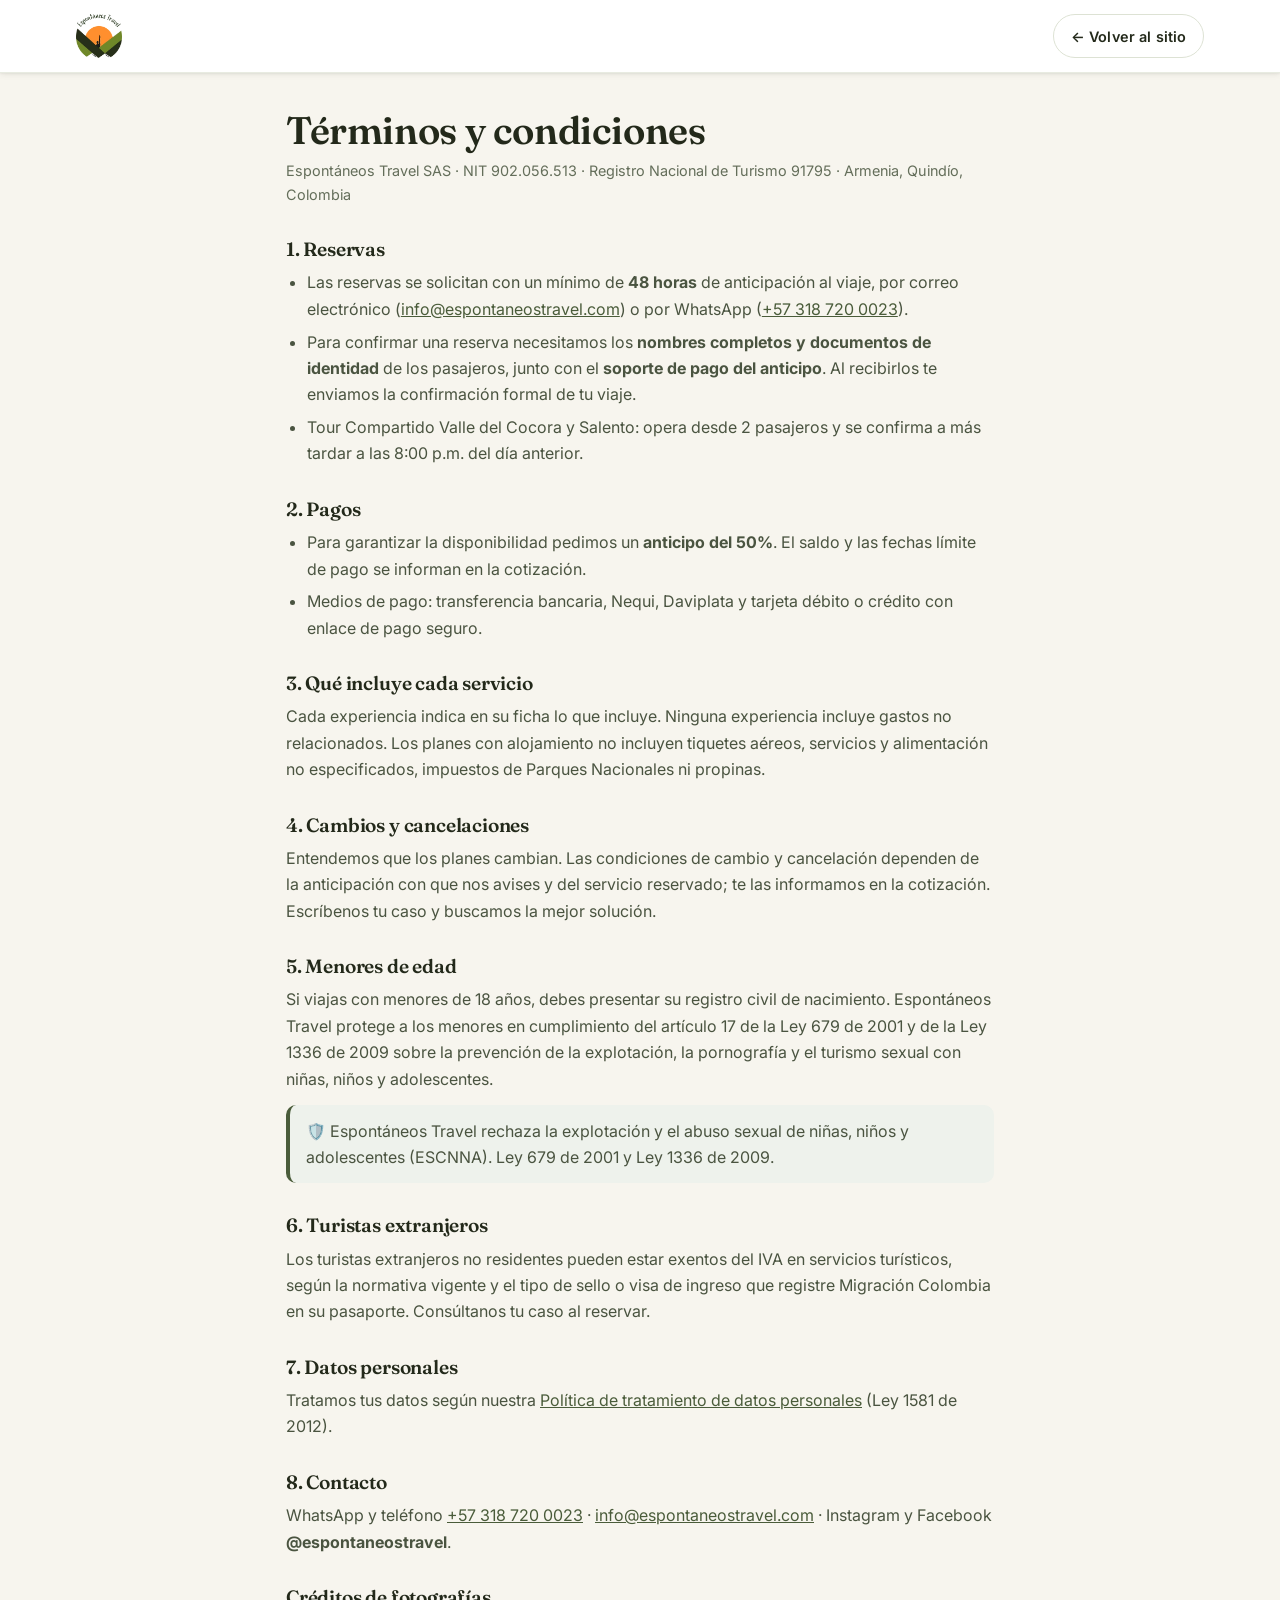
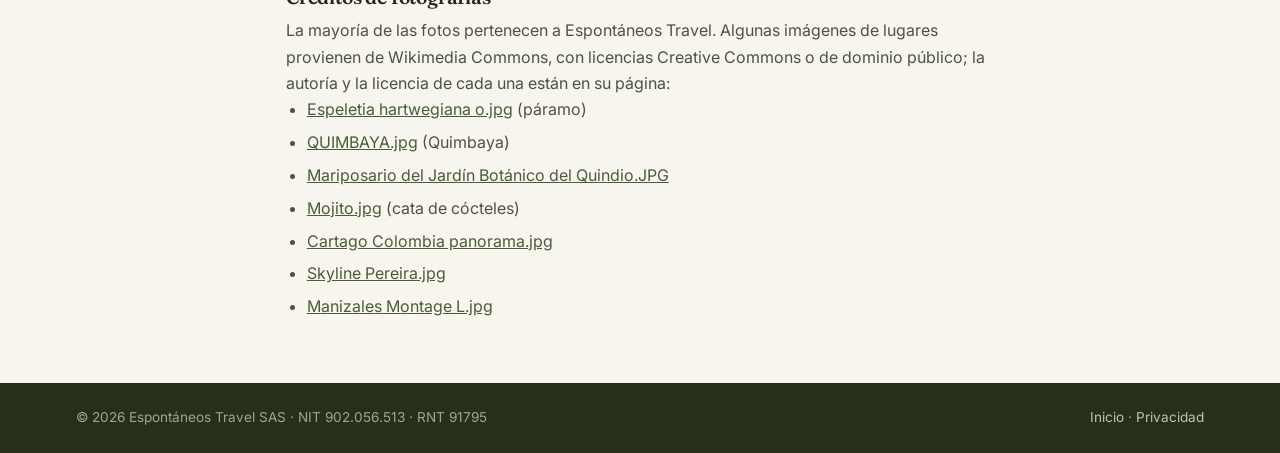
<file: terminos.html>
<!DOCTYPE html>
<html lang="es">
<head>
<meta charset="UTF-8">
<meta name="viewport" content="width=device-width, initial-scale=1">
<title>Términos y condiciones · Espontáneos Travel</title>
<meta name="description" content="Términos y condiciones de reserva, pagos, cambios y cancelaciones de Espontáneos Travel SAS (RNT 91795).">
<link rel="canonical" href="https://www.espontaneostravel.com/terminos.html">
<link rel="icon" href="assets/img/icon-32.png" type="image/png" sizes="32x32">
<link rel="apple-touch-icon" href="assets/img/apple-touch-icon.png">
<link rel="preconnect" href="https://fonts.googleapis.com">
<link rel="preconnect" href="https://fonts.gstatic.com" crossorigin>
<link href="https://fonts.googleapis.com/css2?family=Fraunces:opsz,wght@9..144,500;9..144,600&family=Inter:wght@400;600&display=swap" rel="stylesheet">
<link rel="stylesheet" href="css/styles.css">
<script>(function(){try{var t=localStorage.getItem("esp_theme");if(t)document.documentElement.setAttribute("data-theme",t);}catch(e){}})();</script>
</head>
<body class="legal-page">
<header class="header header--solid scrolled">
  <div class="container header__inner">
    <a href="index.html" class="brand" aria-label="Espontáneos Travel — inicio"><img class="brand__logo" src="assets/img/logo-h160.webp" alt="Espontáneos Travel" width="58" height="56"></a>
    <a class="btn btn--ghost btn--sm" href="index.html">← Volver al sitio</a>
  </div>
</header>

<main class="legal container">
  <h1>Términos y condiciones</h1>
  <p class="legal__meta">Espontáneos Travel SAS · NIT 902.056.513 · Registro Nacional de Turismo 91795 · Armenia, Quindío, Colombia</p>

  <h2>1. Reservas</h2>
  <ul>
    <li>Las reservas se solicitan con un mínimo de <b>48 horas</b> de anticipación al viaje, por correo electrónico (<a href="mailto:info@espontaneostravel.com">info@espontaneostravel.com</a>) o por WhatsApp (<a href="https://wa.me/573187200023">+57 318 720 0023</a>).</li>
    <li>Para confirmar una reserva necesitamos los <b>nombres completos y documentos de identidad</b> de los pasajeros, junto con el <b>soporte de pago del anticipo</b>. Al recibirlos te enviamos la confirmación formal de tu viaje.</li>
    <li>Tour Compartido Valle del Cocora y Salento: opera desde 2 pasajeros y se confirma a más tardar a las 8:00 p.m. del día anterior.</li>
  </ul>

  <h2>2. Pagos</h2>
  <ul>
    <li>Para garantizar la disponibilidad pedimos un <b>anticipo del 50%</b>. El saldo y las fechas límite de pago se informan en la cotización.</li>
    <li>Medios de pago: transferencia bancaria, Nequi, Daviplata y tarjeta débito o crédito con enlace de pago seguro.</li>
  </ul>

  <h2>3. Qué incluye cada servicio</h2>
  <p>Cada experiencia indica en su ficha lo que incluye. Ninguna experiencia incluye gastos no relacionados. Los planes con alojamiento no incluyen tiquetes aéreos, servicios y alimentación no especificados, impuestos de Parques Nacionales ni propinas.</p>

  <h2>4. Cambios y cancelaciones</h2>
  <p>Entendemos que los planes cambian. Las condiciones de cambio y cancelación dependen de la anticipación con que nos avises y del servicio reservado; te las informamos en la cotización. Escríbenos tu caso y buscamos la mejor solución.</p>

  <h2>5. Menores de edad</h2>
  <p>Si viajas con menores de 18 años, debes presentar su registro civil de nacimiento. Espontáneos Travel protege a los menores en cumplimiento del artículo 17 de la Ley 679 de 2001 y de la Ley 1336 de 2009 sobre la prevención de la explotación, la pornografía y el turismo sexual con niñas, niños y adolescentes.</p>
  <p class="legal__escnna">🛡️ Espontáneos Travel rechaza la explotación y el abuso sexual de niñas, niños y adolescentes (ESCNNA). Ley 679 de 2001 y Ley 1336 de 2009.</p>

  <h2>6. Turistas extranjeros</h2>
  <p>Los turistas extranjeros no residentes pueden estar exentos del IVA en servicios turísticos, según la normativa vigente y el tipo de sello o visa de ingreso que registre Migración Colombia en su pasaporte. Consúltanos tu caso al reservar.</p>

  <h2>7. Datos personales</h2>
  <p>Tratamos tus datos según nuestra <a href="privacidad.html">Política de tratamiento de datos personales</a> (Ley 1581 de 2012).</p>

  <h2>8. Contacto</h2>
  <p>WhatsApp y teléfono <a href="tel:+573187200023">+57 318 720 0023</a> · <a href="mailto:info@espontaneostravel.com">info@espontaneostravel.com</a> · Instagram y Facebook <b>@espontaneostravel</b>.</p>

  <h2 id="creditos">Créditos de fotografías</h2>
  <p>La mayoría de las fotos pertenecen a Espontáneos Travel. Algunas imágenes de lugares provienen de Wikimedia Commons, con licencias Creative Commons o de dominio público; la autoría y la licencia de cada una están en su página:</p>
  <ul class="legal__credits">
    <li><a href="https://commons.wikimedia.org/wiki/File:Espeletia_hartwegiana_o.jpg" target="_blank" rel="noopener">Espeletia hartwegiana o.jpg</a> (páramo)</li>
    <li><a href="https://commons.wikimedia.org/wiki/File:QUIMBAYA.jpg" target="_blank" rel="noopener">QUIMBAYA.jpg</a> (Quimbaya)</li>
    <li><a href="https://commons.wikimedia.org/wiki/File:Mariposario_del_Jard%C3%ADn_Bot%C3%A1nico_del_Quindio.JPG" target="_blank" rel="noopener">Mariposario del Jardín Botánico del Quindio.JPG</a></li>
    <li><a href="https://commons.wikimedia.org/wiki/File:Mojito.jpg" target="_blank" rel="noopener">Mojito.jpg</a> (cata de cócteles)</li>
    <li><a href="https://commons.wikimedia.org/wiki/File:Cartago_Colombia_panorama.jpg" target="_blank" rel="noopener">Cartago Colombia panorama.jpg</a></li>
    <li><a href="https://commons.wikimedia.org/wiki/File:Skyline_Pereira.jpg" target="_blank" rel="noopener">Skyline Pereira.jpg</a></li>
    <li><a href="https://commons.wikimedia.org/wiki/File:Manizales_Montage_L.jpg" target="_blank" rel="noopener">Manizales Montage L.jpg</a></li>
  </ul>
</main>

<footer class="footer footer--slim">
  <div class="container footer__bottom">
    <span>© <span id="year">2026</span> Espontáneos Travel SAS · NIT 902.056.513 · RNT 91795</span>
    <span><a href="index.html">Inicio</a> · <a href="privacidad.html">Privacidad</a></span>
  </div>
</footer>
<script>document.getElementById("year").textContent = new Date().getFullYear();</script>
</body>
</html>
</file>
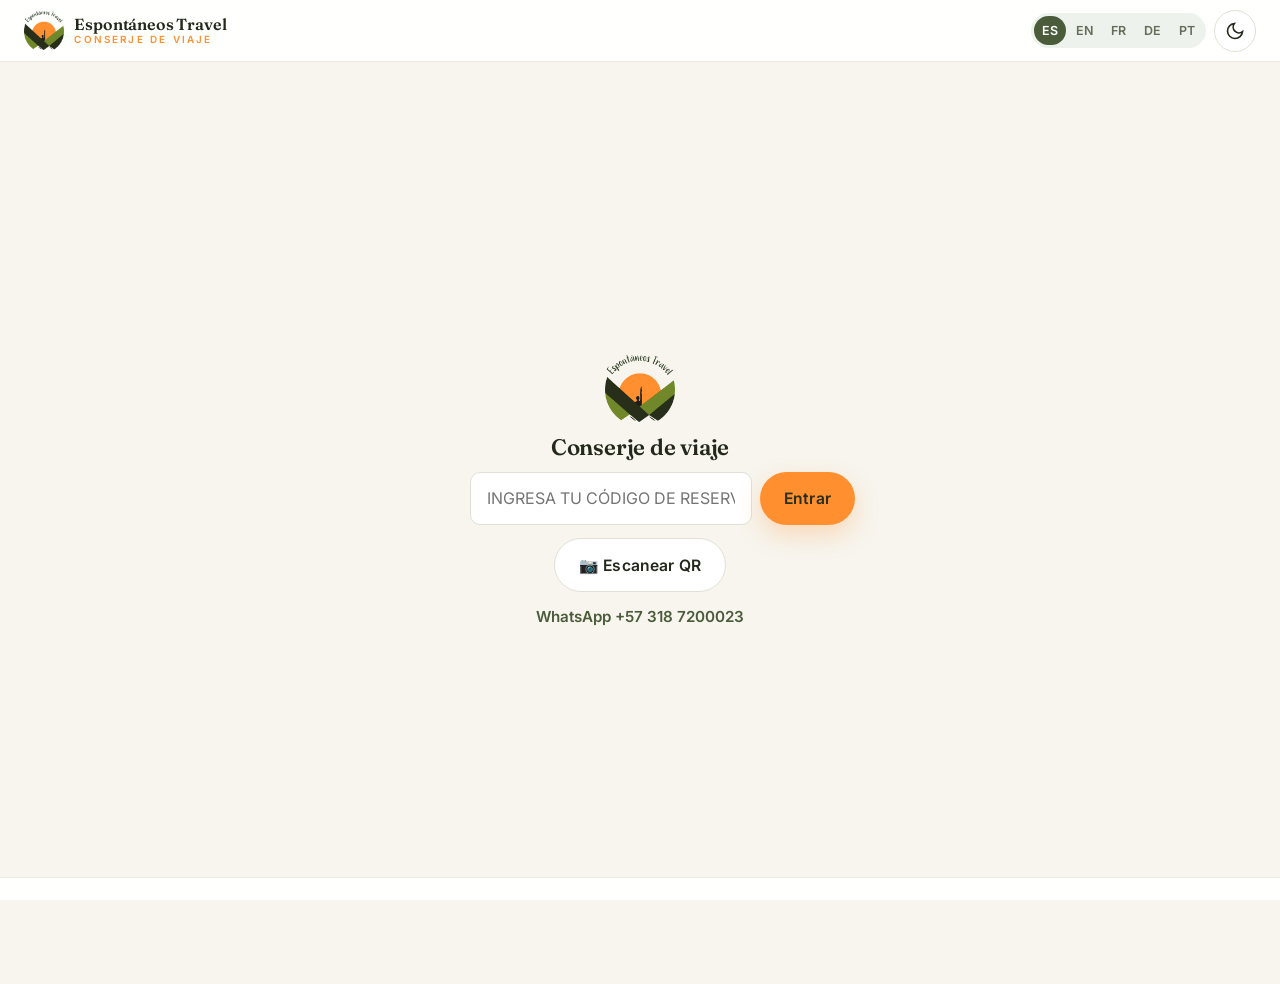
<file: viaje.html>
<!DOCTYPE html>
<html lang="es">
<head>
<meta charset="UTF-8">
<meta name="viewport" content="width=device-width, initial-scale=1, viewport-fit=cover">
<title>Conserje · Espontáneos Travel</title>
<meta name="robots" content="noindex, nofollow">
<meta name="theme-color" content="#3f5a2b" media="(prefers-color-scheme: light)">
<meta name="theme-color" content="#0f140c" media="(prefers-color-scheme: dark)">
<link rel="icon" href="assets/img/icon-32.png" type="image/png" sizes="32x32">
<link rel="manifest" href="viaje.webmanifest">
<link rel="apple-touch-icon" href="assets/img/apple-touch-icon.png">
<meta name="apple-mobile-web-app-capable" content="yes">
<link rel="preconnect" href="https://fonts.googleapis.com">
<link rel="preconnect" href="https://fonts.gstatic.com" crossorigin>
<link href="https://fonts.googleapis.com/css2?family=Fraunces:ital,opsz,wght@0,9..144,500;0,9..144,600&family=Inter:wght@400;500;550;650;700&display=swap" rel="stylesheet">
<link rel="stylesheet" href="css/styles.css">
<link rel="stylesheet" href="css/maps.css">
<script>(function(){try{var t=localStorage.getItem("esp_theme");if(t)document.documentElement.setAttribute("data-theme",t);}catch(e){}})();</script>
</head>
<body class="c-body">

<header class="c-top">
  <a class="brand" href="index.html">
    <img src="assets/img/logo.png" alt="Espontáneos Travel" width="40" height="40">
    <span class="brand__text"><span class="brand__name">Espontáneos Travel</span><span class="brand__tag" id="c-brand-sub">Conserje de viaje</span></span>
  </a>
  <div class="c-top__actions">
    <div class="c-langs" id="c-langs"></div>
    <button class="icon-btn" id="c-theme" aria-label="Tema"></button>
  </div>
</header>

<!-- Gate: cuando no hay código o no se encuentra -->
<section class="c-gate" id="c-gate" style="display:none"></section>

<!-- App -->
<main class="c-app" id="c-app" style="display:none">
  <section class="c-welcome" id="c-welcome"></section>
  <section class="c-next" id="c-next"></section>
  <section class="c-card c-review" id="c-review" style="display:none"></section>

  <section class="c-card">
    <div class="c-itin-head">
      <h2 class="c-card__title" id="c-itin-title">Tu itinerario</h2>
      <button class="c-cal-btn" id="c-cal" type="button">📅 <span id="c-cal-label">Añadir a mi calendario</span></button>
    </div>
    <ul class="c-itin" id="c-itin"></ul>
  </section>

  <section class="c-card c-pack" id="c-pack" style="display:none"></section>

  <section class="c-card c-route" id="c-route" style="display:none"><h2 class="c-card__title" id="c-route-title">Tu ruta y distancias</h2><div class="c-route__map" id="c-route-map"></div></section>

  <section class="c-card c-assistant">
    <div class="c-assistant__head">
      <span class="c-assistant__ava">J</span>
      <div><b>Jenny</b><span class="c-assistant__status">· online</span></div>
    </div>
    <div class="c-chat" id="c-chat"></div>
    <div class="c-chips" id="c-chips"></div>
    <form class="c-ask" id="c-ask" autocomplete="off">
      <input type="text" id="c-ask-in" placeholder="Escríbeme tu pregunta…" aria-label="Pregunta">
      <button type="submit" id="c-ask-send" aria-label="Enviar">
        <svg viewBox="0 0 24 24" fill="none" stroke="currentColor" stroke-width="2"><path d="M22 2 11 13M22 2l-7 20-4-9-9-4 20-7z"/></svg>
      </button>
    </form>
    <div class="c-foot" id="c-foot">Respuestas guiadas · tu anfitrión confirma los detalles</div>
  </section>
</main>

<div class="c-actions" id="c-actions"></div>

<script src="js/kb.js"></script>
<script src="js/jenny-data.js"></script>
<script src="js/plans.js"></script>
<script src="js/qrscan.js"></script>
<script src="js/concierge.js"></script>
<script src="js/maps.js" defer></script>
<script type="module" src="js/backend.js"></script>
<script>
  // Sin señal en Cocora o el páramo: el conserje sigue funcionando con la última copia guardada.
  if ("serviceWorker" in navigator) addEventListener("load", function () { navigator.serviceWorker.register("sw.js").catch(function () {}); });
</script>
</body>
</html>
</file>
<file: css/styles.css>
/* ==========================================================================
   Espontáneos Travel — World-class travel site
   Author: Dr. Mauricio Rodríguez Herrera
   Design system: light/dark tokens, fluid type, motion, responsive grid
   ========================================================================== */

/* ---------- Design tokens ---------- */
:root {
  /* Brand palette (from logo) */
  --forest-900: #272E19;   /* verde oscuro del logo */
  --forest-800: #2f3820;
  --forest-700: #3a4630;
  --forest-600: #4A5C3A;   /* verde oliva de marca */
  --olive-500:  #70882A;   /* verde claro del logo */
  --olive-400:  #86a33a;
  --sun-500:    #FF8F2F;   /* sol del logo */
  --sun-400:    #FFA552;
  --sun-300:    #FFB067;
  --sand-50:    #fbf7ef;
  --sand-100:   #f4ecdd;
  --sand-200:   #e9dcc3;

  /* Semantic — light theme (default) */
  --bg:          #F7F5EE;   /* crema */
  --bg-elev:     #ffffff;
  --bg-soft:     #EEF2EC;   /* crema verdoso de marca */
  --bg-contrast: #272E19;
  --text:        #23291a;
  --text-soft:   #4a5440;
  --text-muted:  #646e5a;
  --border:      #dde2d4;
  --border-soft: #e8ebe1;
  --brand:       #4A5C3A;
  --brand-ink:   #272E19;
  --accent:      #FF8F2F;   /* relleno de CTAs: texto #272E19 encima (AA) */
  --accent-strong: #E07A1F; /* hover y textos grandes */
  --accent-text: #A65308;   /* texto naranja pequeño sobre fondo claro (AA 4.5:1) */
  --on-accent:   #272E19;
  --accent-soft: #FFF0E0;
  --on-brand:    #ffffff;
  --card:        #ffffff;
  --shadow-sm: 0 1px 2px rgba(31,42,20,.06), 0 2px 6px rgba(31,42,20,.06);
  --shadow-md: 0 6px 18px rgba(31,42,20,.10), 0 2px 6px rgba(31,42,20,.06);
  --shadow-lg: 0 24px 60px rgba(31,42,20,.16), 0 8px 24px rgba(31,42,20,.10);
  --ring: 0 0 0 3px rgba(112,136,42,.4);
  --hero-overlay: linear-gradient(180deg, rgba(39,46,25,.35) 0%, rgba(39,46,25,.55) 55%, rgba(39,46,25,.85) 100%);

  /* Fluid spacing & radius */
  --r-sm: 10px;
  --r-md: 16px;
  --r-lg: 24px;
  --r-xl: 34px;
  --r-pill: 999px;
  --maxw: 1200px;
  --gutter: clamp(1rem, 4vw, 2.25rem);
  --section-y: clamp(3.5rem, 9vw, 7rem);

  /* Type */
  --font-display: "Fraunces", Georgia, "Times New Roman", serif;
  --font-sans: "Inter", system-ui, -apple-system, "Segoe UI", Roboto, sans-serif;

  --ease: cubic-bezier(.22,.61,.36,1);
  --ease-out: cubic-bezier(.16,1,.3,1);
}

:root[data-theme="dark"] {
  --bg:          #12160d;
  --bg-elev:     #1a2013;
  --bg-soft:     #1d2416;
  --bg-contrast: #0c0f08;
  --text:        #eef2e6;
  --text-soft:   #c5cdb7;
  --text-muted:  #9aa58c;
  --border:      #2e3824;
  --border-soft: #242c1b;
  --brand:       #A9C25A;
  --brand-ink:   #c4d97f;
  --accent:      #FF8F2F;
  --accent-strong: #FFA552;
  --accent-text: #FFB067;
  --on-accent:   #272E19;
  --accent-soft: #2b2012;
  --on-brand:    #12160d;
  --card:        #1a2013;
  --shadow-sm: 0 1px 2px rgba(0,0,0,.4);
  --shadow-md: 0 8px 24px rgba(0,0,0,.45);
  --shadow-lg: 0 28px 70px rgba(0,0,0,.6);
  --ring: 0 0 0 3px rgba(169,194,90,.45);
  --hero-overlay: linear-gradient(180deg, rgba(6,10,4,.35) 0%, rgba(6,10,4,.6) 55%, rgba(6,10,4,.9) 100%);
}

@media (prefers-color-scheme: dark) {
  :root:not([data-theme="light"]) {
    --bg:          #12160d;
    --bg-elev:     #1a2013;
    --bg-soft:     #1d2416;
    --bg-contrast: #0c0f08;
    --text:        #eef2e6;
    --text-soft:   #c5cdb7;
    --text-muted:  #9aa58c;
    --border:      #2e3824;
    --border-soft: #242c1b;
    --brand:       #A9C25A;
    --brand-ink:   #c4d97f;
    --accent:      #FF8F2F;
    --accent-strong: #FFA552;
    --accent-text: #FFB067;
    --on-accent:   #272E19;
    --accent-soft: #2b2012;
    --on-brand:    #12160d;
    --card:        #1a2013;
    --shadow-sm: 0 1px 2px rgba(0,0,0,.4);
    --shadow-md: 0 8px 24px rgba(0,0,0,.45);
    --shadow-lg: 0 28px 70px rgba(0,0,0,.6);
    --ring: 0 0 0 3px rgba(169,194,90,.45);
    --hero-overlay: linear-gradient(180deg, rgba(6,10,4,.35) 0%, rgba(6,10,4,.6) 55%, rgba(6,10,4,.9) 100%);
  }
}

/* ---------- Reset ---------- */
*, *::before, *::after { box-sizing: border-box; }
* { margin: 0; }
html { scroll-behavior: smooth; -webkit-text-size-adjust: 100%; scroll-padding-top: 86px; }
@media (prefers-reduced-motion: reduce) {
  html { scroll-behavior: auto; }
  *, *::before, *::after { animation-duration: .001ms !important; transition-duration: .001ms !important; animation-iteration-count: 1 !important; }
}
body {
  font-family: var(--font-sans);
  color: var(--text);
  background: var(--bg);
  line-height: 1.6;
  font-size: 1rem;
  -webkit-font-smoothing: antialiased;
  text-rendering: optimizeLegibility;
  overflow-x: hidden;
  transition: background .4s var(--ease), color .4s var(--ease);
}
img, svg, video { display: block; max-width: 100%; height: auto; }
a { color: inherit; text-decoration: none; }
button { font: inherit; cursor: pointer; color: inherit; background: none; border: none; }
ul { list-style: none; padding: 0; }
:focus-visible { outline: none; box-shadow: var(--ring); border-radius: 6px; }
::selection { background: var(--sun-400); color: #20261b; }

h1, h2, h3, h4 { font-family: var(--font-display); font-weight: 600; line-height: 1.08; letter-spacing: -.01em; color: var(--text); }

/* ---------- Layout helpers ---------- */
.container { width: 100%; max-width: var(--maxw); margin-inline: auto; padding-inline: var(--gutter); }
.section { padding-block: var(--section-y); position: relative; }
.section--soft { background: var(--bg-soft); }
.eyebrow {
  display: inline-flex; align-items: center; gap: .5rem;
  font-family: var(--font-sans); font-weight: 600; font-size: .8rem;
  letter-spacing: .14em; text-transform: uppercase; color: var(--accent-text);
}
.eyebrow::before { content: ""; width: 26px; height: 2px; background: var(--accent); border-radius: 2px; }
.section-head { max-width: 720px; margin-bottom: clamp(2rem, 5vw, 3.25rem); }
.section-head.center { margin-inline: auto; text-align: center; }
.section-head.center .eyebrow::before { display: none; }
.section-title { font-size: clamp(1.6rem, 1.2rem + 1.6vw, 2.4rem); margin: .6rem 0 .75rem; }
.section-sub { color: var(--text-soft); font-size: 1.05rem; max-width: 60ch; }
.section-head.center .section-sub { margin-inline: auto; }

/* ---------- Buttons ---------- */
.btn {
  display: inline-flex; align-items: center; justify-content: center; gap: .55rem;
  padding: .85rem 1.5rem; border-radius: var(--r-pill);
  font-weight: 600; font-size: .98rem; letter-spacing: .01em;
  transition: transform .25s var(--ease), box-shadow .25s var(--ease), background .25s var(--ease), color .25s var(--ease), border-color .25s;
  will-change: transform; white-space: nowrap;
}
.btn svg { width: 1.15em; height: 1.15em; }
.btn--primary { background: var(--accent); color: var(--on-accent); box-shadow: 0 10px 24px rgba(255,143,47,.28); }
:root[data-theme="dark"] .btn--primary { color: var(--on-accent); }
.btn--primary:hover { transform: translateY(-2px); background: var(--accent-strong); box-shadow: 0 16px 32px rgba(255,143,47,.4); }
.btn--brand { background: var(--brand); color: var(--on-brand); }
.btn--brand:hover { transform: translateY(-2px); box-shadow: var(--shadow-md); }
.btn--ghost { border: 1.5px solid var(--border); color: var(--text); background: var(--bg-elev); }
.btn--ghost:hover { border-color: var(--brand); color: var(--brand); transform: translateY(-2px); }
.btn--light { background: rgba(255,255,255,.14); color: #fff; border: 1.5px solid rgba(255,255,255,.4); backdrop-filter: blur(8px); }
.btn--light:hover { background: rgba(255,255,255,.24); transform: translateY(-2px); }
.btn--wa { background: #25d366; color: #0a3d1e; box-shadow: 0 10px 24px rgba(37,211,102,.3); }
.btn--wa:hover { transform: translateY(-2px); box-shadow: 0 16px 32px rgba(37,211,102,.42); }
.btn--sm { padding: .6rem 1.05rem; font-size: .9rem; }
.btn--block { width: 100%; }

/* ---------- Header / Nav ---------- */
.header {
  position: fixed; inset: 0 0 auto 0; z-index: 100;
  transition: background .35s var(--ease), box-shadow .35s var(--ease), border-color .35s, padding .35s;
  border-bottom: 1px solid transparent;
}
.header__inner { display: flex; align-items: center; justify-content: space-between; gap: 1rem; min-height: 72px; }
.header.scrolled {
  background: color-mix(in srgb, var(--bg-elev) 88%, transparent);
  backdrop-filter: blur(14px) saturate(1.3);
  box-shadow: var(--shadow-sm);
  border-bottom-color: var(--border-soft);
}
.brand { display: inline-flex; align-items: center; gap: .65rem; }
.brand img { width: 46px; height: 46px; object-fit: contain; }
.brand__text { display: flex; flex-direction: column; line-height: 1; }
.brand__name { font-family: var(--font-display); font-weight: 600; font-size: 1.12rem; color: var(--text); letter-spacing: -.01em; }
.brand__tag { font-size: .62rem; letter-spacing: .22em; text-transform: uppercase; color: var(--accent); font-weight: 600; margin-top: 3px; }
.header:not(.scrolled):not(.header--solid) .brand__name,
.header:not(.scrolled):not(.header--solid) .nav__link { color: #fff; }
.header:not(.scrolled):not(.header--solid) .icon-btn { color: #fff; border-color: rgba(255,255,255,.35); }

.nav { display: flex; align-items: center; gap: .3rem; }
.nav__link {
  position: relative; padding: .55rem .85rem; border-radius: var(--r-pill);
  font-weight: 600; font-size: .95rem; color: var(--text-soft);
  transition: color .2s, background .2s;
}
.nav__link:hover { color: var(--brand); }
.nav__link::after {
  content: ""; position: absolute; left: 50%; bottom: 6px; width: 0; height: 2px;
  background: var(--accent); border-radius: 2px; transform: translateX(-50%);
  transition: width .3s var(--ease);
}
.nav__link:hover::after, .nav__link.active::after { width: 20px; }

.header__actions { display: flex; align-items: center; gap: .5rem; }
.icon-btn {
  display: inline-grid; place-items: center; width: 42px; height: 42px;
  border-radius: var(--r-pill); border: 1.5px solid var(--border);
  color: var(--text); background: color-mix(in srgb, var(--bg-elev) 60%, transparent);
  transition: transform .25s var(--ease), border-color .25s, color .25s, background .25s;
}
.icon-btn:hover { transform: translateY(-2px) scale(1.04); border-color: var(--brand); color: var(--brand); }
.icon-btn svg { width: 20px; height: 20px; }

/* Language dropdown */
.lang { position: relative; }
.lang__btn { gap: .4rem; width: auto; padding-inline: .8rem; font-weight: 600; font-size: .9rem; }
.lang__btn .flag { font-size: 1.05rem; line-height: 1; }
.lang__menu {
  position: absolute; right: 0; top: calc(100% + 10px); min-width: 190px;
  background: var(--bg-elev); border: 1px solid var(--border); border-radius: var(--r-md);
  box-shadow: var(--shadow-lg); padding: .4rem; display: grid; gap: 2px;
  opacity: 0; visibility: hidden; transform: translateY(-8px) scale(.98);
  transform-origin: top right; transition: opacity .2s var(--ease), transform .2s var(--ease), visibility .2s;
  z-index: 50;
}
.lang.open .lang__menu { opacity: 1; visibility: visible; transform: translateY(0) scale(1); }
.lang__item {
  display: flex; align-items: center; gap: .6rem; padding: .55rem .7rem; border-radius: 10px;
  font-size: .92rem; font-weight: 600; color: var(--text); transition: background .18s, color .18s; width: 100%; text-align: left;
}
.lang__item:hover { background: var(--bg-soft); }
.lang__item.active { background: var(--accent-soft); color: var(--accent-text); font-weight: 600; }
.lang__item .flag { font-size: 1.15rem; }

/* Mobile menu */
.burger { display: none; }
.mobile-menu {
  position: fixed; inset: 0; z-index: 101; background: var(--bg);
  transform: translateX(100%); transition: transform .4s var(--ease-out);
  display: flex; flex-direction: column; padding: 6rem var(--gutter) 2rem; gap: .25rem; overflow-y: auto;
}
.mobile-menu.open { transform: translateX(0); }
.mobile-menu a { font-family: var(--font-display); font-size: 1.6rem; padding: .7rem 0; border-bottom: 1px solid var(--border-soft); color: var(--text); }
.mobile-menu .btn { font-family: var(--font-sans); margin-top: 1.2rem; }

/* ---------- Hero ---------- */
.hero { position: relative; min-height: 78svh; display: grid; align-items: center; overflow: hidden; color: #fff; }
.hero__media { position: absolute; inset: 0; z-index: -2; }
.hero__media::after { content: ""; position: absolute; inset: 0; background: var(--hero-overlay); }
.hero__slide { position: absolute; inset: 0; opacity: 0; transition: opacity 1.6s var(--ease), transform 8s linear; background-size: cover; background-position: center; transform: scale(1.08); }
.hero__slide.active { opacity: 1; transform: scale(1); }
.hero__inner { padding-block: 6rem 3.5rem; max-width: 760px; }
.hero__badge {
  display: inline-flex; align-items: center; gap: .55rem; padding: .45rem 1rem;
  background: rgba(255,255,255,.12); border: 1px solid rgba(255,255,255,.28);
  border-radius: var(--r-pill); font-size: .82rem; font-weight: 600; letter-spacing: .02em;
  backdrop-filter: blur(8px); margin-bottom: 1.5rem;
}
.hero__badge .dot { width: 8px; height: 8px; border-radius: 50%; background: var(--sun-400); box-shadow: 0 0 0 4px rgba(245,153,46,.3); animation: pulse 2.4s infinite; }
@keyframes pulse { 0%,100%{ box-shadow: 0 0 0 4px rgba(245,153,46,.3);} 50%{ box-shadow: 0 0 0 9px rgba(245,153,46,0);} }
.hero h1 { font-size: clamp(2rem, 1.4rem + 2.6vw, 3.4rem); color: #fff; margin-bottom: 1.25rem; text-shadow: 0 2px 30px rgba(0,0,0,.35); }
.hero h1 .accent { color: var(--sun-300); font-style: italic; }
.hero__lead { font-size: clamp(1rem, .95rem + .3vw, 1.15rem); max-width: 60ch; color: rgba(255,255,255,.92); margin-bottom: 2rem; text-shadow: 0 1px 14px rgba(0,0,0,.4); }
.hero__cta { display: flex; flex-wrap: wrap; gap: .9rem; }
.hero__stats { display: flex; flex-wrap: wrap; gap: clamp(1.5rem,5vw,3rem); margin-top: 3.2rem; }
.hero__stat b { display: block; font-family: var(--font-display); font-size: clamp(1.6rem,1.2rem+1.6vw,2.4rem); color: #fff; line-height: 1; }
.hero__stat span { font-size: .85rem; letter-spacing: .04em; color: rgba(255,255,255,.82); }
.hero__scroll { position: absolute; left: 50%; bottom: 1.6rem; transform: translateX(-50%); display: grid; place-items: center; gap: .4rem; font-size: .72rem; letter-spacing: .2em; text-transform: uppercase; color: rgba(255,255,255,.85); z-index: 2; }
.hero__scroll .mouse { width: 24px; height: 38px; border: 2px solid rgba(255,255,255,.7); border-radius: 14px; position: relative; }
.hero__scroll .mouse::after { content: ""; position: absolute; left: 50%; top: 7px; width: 4px; height: 7px; background: #fff; border-radius: 3px; transform: translateX(-50%); animation: scrolldot 1.8s infinite; }
@keyframes scrolldot { 0%{opacity:0; transform: translate(-50%,0);} 40%{opacity:1;} 80%{opacity:0; transform: translate(-50%,10px);} 100%{opacity:0;} }

/* ---------- Trust strip ---------- */
.trust { background: var(--brand); color: var(--on-brand); }
.trust__inner { display: flex; flex-wrap: wrap; align-items: center; justify-content: center; gap: clamp(1.2rem, 4vw, 3rem); padding-block: 1.1rem; text-align: center; }
.trust__item { display: inline-flex; align-items: center; gap: .6rem; font-weight: 600; font-size: .95rem; }
.trust__item svg { width: 22px; height: 22px; flex: none; opacity: .95; }

/* ---------- Feature / About ---------- */
.about__grid { display: grid; grid-template-columns: 1.05fr .95fr; gap: clamp(2rem, 6vw, 4.5rem); align-items: center; }
.about__media { position: relative; }
.about__media img { border-radius: var(--r-lg); box-shadow: var(--shadow-lg); width: 100%; aspect-ratio: 4/5; object-fit: cover; }
.about__media .badge-card {
  position: absolute; bottom: -24px; left: -24px; background: var(--bg-elev);
  border: 1px solid var(--border); border-radius: var(--r-md); padding: 1rem 1.25rem;
  box-shadow: var(--shadow-lg); display: flex; align-items: center; gap: .85rem; max-width: 250px;
}
.badge-card .ring { width: 46px; height: 46px; border-radius: 50%; display: grid; place-items: center; background: var(--accent-soft); color: var(--accent); flex: none; }
.badge-card b { font-family: var(--font-display); font-size: 1.15rem; display: block; }
.badge-card span { font-size: .8rem; color: var(--text-muted); }
.about__values { display: grid; gap: 1.1rem; margin-top: 1.8rem; }
.value { display: flex; gap: 1rem; }
.value__icon { width: 48px; height: 48px; border-radius: 14px; background: var(--accent-soft); color: var(--accent-text); display: grid; place-items: center; flex: none; }
.value__icon svg { width: 24px; height: 24px; }
.value h3 { font-size: 1.12rem; margin-bottom: .2rem; }
.value p { color: var(--text-soft); font-size: .96rem; }

/* ---------- Tours / Portfolio ---------- */
.filters { display: flex; flex-wrap: wrap; gap: .5rem; justify-content: center; margin-bottom: 2.5rem; }
.filter {
  padding: .55rem 1.15rem; border-radius: var(--r-pill); border: 1.5px solid var(--border);
  font-weight: 600; font-size: .9rem; color: var(--text-soft); background: var(--bg-elev);
  transition: all .25s var(--ease);
}
.filter:hover { border-color: var(--brand); color: var(--brand); }
.filter.active { background: var(--brand); color: var(--on-brand); border-color: var(--brand); transform: translateY(-1px); box-shadow: var(--shadow-sm); }

.tours-grid { display: grid; grid-template-columns: repeat(auto-fill, minmax(310px, 1fr)); gap: clamp(1.25rem, 3vw, 2rem); }
.tour-card {
  position: relative; background: var(--card); border: 1px solid var(--border-soft);
  border-radius: var(--r-lg); overflow: hidden; box-shadow: var(--shadow-sm);
  transition: transform .4s var(--ease), box-shadow .4s var(--ease), border-color .4s;
  display: flex; flex-direction: column; cursor: pointer;
}
.tour-card:hover { transform: translateY(-8px); box-shadow: var(--shadow-lg); border-color: var(--border); }
.tour-card__media { position: relative; aspect-ratio: 3/2; overflow: hidden; background: var(--bg-soft); }
.tour-card__media img { width: 100%; height: 100%; object-fit: cover; transition: transform .8s var(--ease); }
.tour-card:hover .tour-card__media img { transform: scale(1.09); }
.tour-card__cat {
  position: absolute; top: 12px; left: 12px; padding: .35rem .75rem; border-radius: var(--r-pill);
  font-size: .72rem; font-weight: 600; letter-spacing: .03em; text-transform: uppercase;
  background: color-mix(in srgb, var(--bg-elev) 85%, transparent); color: var(--brand); backdrop-filter: blur(6px);
}
.tour-card__fav { position: absolute; top: 10px; right: 10px; width: 38px; height: 38px; border-radius: 50%; display: grid; place-items: center; background: rgba(255,255,255,.85); color: var(--accent); backdrop-filter: blur(4px); opacity: 0; transform: translateY(-6px); transition: all .3s var(--ease); }
.tour-card:hover .tour-card__fav { opacity: 1; transform: translateY(0); }
.tour-card__body { padding: 1.2rem 1.3rem 1.4rem; display: flex; flex-direction: column; flex: 1; }
.tour-card__meta { display: flex; gap: 1rem; font-size: .82rem; color: var(--text-muted); margin-bottom: .55rem; }
.tour-card__meta span { display: inline-flex; align-items: center; gap: .35rem; }
.tour-card__meta svg { width: 15px; height: 15px; }
.tour-card h3 { font-size: 1.28rem; margin-bottom: .45rem; }
.tour-card__desc { color: var(--text-soft); font-size: .93rem; flex: 1; display: -webkit-box; -webkit-line-clamp: 3; line-clamp: 3; -webkit-box-orient: vertical; overflow: hidden; }
.tour-card__foot { display: flex; align-items: flex-end; justify-content: space-between; margin-top: 1.1rem; padding-top: 1rem; border-top: 1px solid var(--border-soft); }
.tour-card__price small { display: block; font-size: .72rem; color: var(--text-muted); }
.tour-card__price b { font-family: var(--font-display); font-size: 1.35rem; color: var(--text); }
.tour-card__price .cur { font-size: .85rem; color: var(--text-muted); font-weight: 500; }
.tour-card__more { display: inline-flex; align-items: center; gap: .35rem; color: var(--brand); font-weight: 600; font-size: .9rem; }
.tour-card__more svg { width: 16px; height: 16px; transition: transform .3s var(--ease); }
.tour-card:hover .tour-card__more svg { transform: translateX(4px); }
.tours-empty { text-align: center; color: var(--text-muted); padding: 3rem 0; grid-column: 1/-1; }
.tour-card__count { position: absolute; bottom: 10px; right: 10px; display: inline-flex; align-items: center; gap: .3rem; padding: .25rem .55rem; border-radius: var(--r-pill); font-size: .74rem; font-weight: 600; background: color-mix(in srgb, var(--bg-contrast) 72%, transparent); color: #fff; backdrop-filter: blur(4px); }
.tour-card__count svg { width: 13px; height: 13px; }
.tour-card__price .quote { font-family: var(--font-sans); font-size: .92rem; font-weight: 600; color: var(--accent-text); display: inline-flex; align-items: center; gap: .35rem; }
.tour-card__price .quote::before { content: "✦"; color: var(--accent-text); }

/* Modal gallery strip */
.modal__gallery { display: flex; gap: .55rem; overflow-x: auto; padding-bottom: .6rem; margin-bottom: 1.4rem; scrollbar-width: thin; }
.modal__gallery::-webkit-scrollbar { height: 6px; } .modal__gallery::-webkit-scrollbar-thumb { background: var(--border); border-radius: 3px; }
.modal__thumb { flex: 0 0 auto; width: 120px; height: 88px; border-radius: 12px; overflow: hidden; border: 2px solid transparent; transition: border-color .2s, transform .2s; cursor: zoom-in; padding: 0; background: var(--bg-soft); }
.modal__thumb img { width: 100%; height: 100%; object-fit: cover; }
.modal__thumb:hover { border-color: var(--accent); transform: translateY(-2px); }

/* ---------- Gallery ---------- */
.gallery { columns: 3 260px; column-gap: 1rem; }
.gallery__item { break-inside: avoid; margin-bottom: 1rem; border-radius: var(--r-md); overflow: hidden; position: relative; cursor: zoom-in; box-shadow: var(--shadow-sm); }
.gallery__item img { width: 100%; transition: transform .7s var(--ease), filter .4s; }
.gallery__item::after { content: ""; position: absolute; inset: 0; background: linear-gradient(180deg, transparent 55%, rgba(20,28,13,.55)); opacity: 0; transition: opacity .4s; }
.gallery__item:hover img { transform: scale(1.08); }
.gallery__item:hover::after { opacity: 1; }
.gallery__cap { position: absolute; left: 14px; bottom: 12px; color: #fff; font-weight: 600; font-size: .92rem; opacity: 0; transform: translateY(8px); transition: all .4s; z-index: 2; text-shadow: 0 1px 6px rgba(0,0,0,.5); }
.gallery__item:hover .gallery__cap { opacity: 1; transform: translateY(0); }

/* ---------- Accessibility feature (Turismo sin barreras) ---------- */
.access { position: relative; overflow: hidden; background:
  radial-gradient(120% 120% at 100% 0%, rgba(245,153,46,.14), transparent 55%), var(--bg-soft); }
.access__grid { display: grid; grid-template-columns: 1fr 1fr; gap: clamp(2rem,6vw,4rem); align-items: center; }
.access__media img { border-radius: var(--r-lg); box-shadow: var(--shadow-lg); aspect-ratio: 5/4; object-fit: cover; width: 100%; }
.access__list { display: grid; gap: .9rem; margin-top: 1.6rem; }
.access__list li { display: flex; gap: .75rem; align-items: flex-start; color: var(--text-soft); }
.access__list svg { width: 22px; height: 22px; color: var(--brand); flex: none; margin-top: 2px; }

/* ---------- Steps / How it works ---------- */
.steps { display: grid; grid-template-columns: repeat(4,1fr); gap: 1.5rem; counter-reset: step; }
.step { position: relative; padding: 2.2rem 1.4rem 1.6rem; background: var(--card); border: 1px solid var(--border-soft); border-radius: var(--r-lg); box-shadow: var(--shadow-sm); transition: transform .35s var(--ease); }
.step:hover { transform: translateY(-6px); box-shadow: var(--shadow-md); }
.step__num { counter-increment: step; position: absolute; top: -20px; left: 1.4rem; width: 44px; height: 44px; border-radius: 50%; background: var(--accent); color: var(--on-accent); display: grid; place-items: center; font-family: var(--font-display); font-weight: 600; font-size: 1.2rem; box-shadow: 0 8px 18px rgba(229,131,26,.35); }
.step__num::before { content: counter(step,decimal-leading-zero); }
.step h3 { font-size: 1.12rem; margin-bottom: .4rem; }
.step p { font-size: .92rem; color: var(--text-soft); }

/* ---------- Testimonials ---------- */
.testi-wrap { position: relative; }
.testi-track { display: flex; gap: 1.5rem; overflow-x: auto; scroll-snap-type: x mandatory; padding-bottom: 1rem; scrollbar-width: none; }
.testi-track::-webkit-scrollbar { display: none; }
.testi {
  flex: 0 0 min(430px, 85%); scroll-snap-align: center; background: var(--card);
  border: 1px solid var(--border-soft); border-radius: var(--r-lg); padding: 2rem; box-shadow: var(--shadow-sm);
}
.testi__stars { color: var(--sun-500); display: flex; gap: 3px; margin-bottom: 1rem; }
.testi__stars svg { width: 18px; height: 18px; }
.testi__text { font-size: 1.05rem; color: var(--text); font-family: var(--font-display); font-style: italic; line-height: 1.5; margin-bottom: 1.4rem; }
.testi__who { display: flex; align-items: center; gap: .85rem; }
.testi__avatar { width: 46px; height: 46px; border-radius: 50%; object-fit: cover; background: var(--bg-soft); }
.testi__who b { display: block; font-size: .98rem; }
.testi__who span { font-size: .82rem; color: var(--text-muted); }

/* ---------- CTA band ---------- */
.cta-band { position: relative; color: #fff; overflow: hidden; border-radius: var(--r-xl); padding: clamp(2.5rem,7vw,4.5rem); text-align: center; background-size: cover; background-position: center; }
.cta-band::after { content: ""; position: absolute; inset: 0; background: linear-gradient(120deg, rgba(38,51,26,.92), rgba(63,90,43,.78)); z-index: 0; }
.cta-band > * { position: relative; z-index: 1; }
.cta-band h2 { color: #fff; font-size: clamp(1.8rem,1.3rem+2.4vw,2.9rem); margin-bottom: 1rem; }
.cta-band p { color: rgba(255,255,255,.9); max-width: 55ch; margin: 0 auto 1.8rem; }
.cta-band .hero__cta { justify-content: center; }

/* ---------- Contact ---------- */
.contact__grid { display: grid; grid-template-columns: 1fr 1.1fr; gap: clamp(2rem,6vw,4rem); }
.contact__info { display: grid; gap: 1.1rem; align-content: start; }
.contact__card { display: flex; gap: 1rem; padding: 1.2rem 1.3rem; background: var(--card); border: 1px solid var(--border-soft); border-radius: var(--r-md); box-shadow: var(--shadow-sm); transition: transform .3s var(--ease), border-color .3s; }
.contact__card:hover { transform: translateY(-3px); border-color: var(--brand); }
.contact__card .ic { width: 46px; height: 46px; border-radius: 12px; background: var(--accent-soft); color: var(--accent-text); display: grid; place-items: center; flex: none; }
.contact__card .ic svg { width: 22px; height: 22px; }
.contact__card b { display: block; font-size: .78rem; text-transform: uppercase; letter-spacing: .08em; color: var(--text-muted); margin-bottom: .2rem; }
.contact__card a, .contact__card p { font-size: 1.02rem; color: var(--text); font-weight: 600; }
.form { background: var(--card); border: 1px solid var(--border-soft); border-radius: var(--r-lg); padding: clamp(1.5rem,4vw,2.4rem); box-shadow: var(--shadow-md); }
.form__row { display: grid; grid-template-columns: 1fr 1fr; gap: 1rem; }
.field { margin-bottom: 1.1rem; }
.field label { display: block; font-size: .85rem; font-weight: 600; margin-bottom: .4rem; color: var(--text-soft); }
.field input, .field select, .field textarea {
  width: 100%; padding: .8rem 1rem; border: 1.5px solid var(--border); border-radius: var(--r-sm);
  background: var(--bg); color: var(--text); font: inherit; transition: border-color .25s, box-shadow .25s;
}
.field textarea { resize: vertical; min-height: 120px; }
.field input:focus, .field select:focus, .field textarea:focus { border-color: var(--brand); box-shadow: var(--ring); outline: none; }
.form__note { font-size: .82rem; color: var(--text-muted); margin-top: .9rem; text-align: center; }

/* ---------- Footer ---------- */
.footer { background: var(--forest-900); color: #d7e0c9; padding-block: clamp(3rem,7vw,4.5rem) 2rem; }
:root[data-theme="dark"] .footer { background: #0a0e06; }
.footer__grid { display: grid; grid-template-columns: 1.5fr 1fr 1fr 1.2fr; gap: 2.5rem; padding-bottom: 2.5rem; border-bottom: 1px solid rgba(255,255,255,.1); }
.footer__brand .brand__name { color: #fff; }
.footer__brand p { color: #a9b79a; margin-top: 1rem; font-size: .95rem; max-width: 34ch; }
.footer h4 { color: #fff; font-family: var(--font-sans); font-size: .85rem; letter-spacing: .1em; text-transform: uppercase; margin-bottom: 1.1rem; }
.footer__links { display: grid; gap: .6rem; }
.footer__links a { color: #b9c6a8; font-size: .95rem; transition: color .2s, padding .2s; }
.footer__links a:hover { color: var(--sun-300); padding-left: 4px; }
.footer__social { display: flex; gap: .6rem; margin-top: 1.2rem; }
.footer__social a { width: 42px; height: 42px; border-radius: 12px; display: grid; place-items: center; background: rgba(255,255,255,.08); color: #fff; transition: all .25s var(--ease); }
.footer__social a:hover { background: var(--accent); transform: translateY(-3px); }
.footer__social svg { width: 20px; height: 20px; }
.footer__rnt { display: inline-flex; align-items: center; gap: .5rem; margin-top: 1.2rem; padding: .5rem .9rem; background: rgba(255,255,255,.07); border-radius: var(--r-pill); font-size: .82rem; color: #cdd8bd; }
.footer__bottom { display: flex; flex-wrap: wrap; align-items: center; justify-content: space-between; gap: 1rem; padding-top: 2rem; font-size: .85rem; color: #9aa98a; }
.footer__bottom a { color: #b9c6a8; }
.footer__bottom a:hover { color: var(--sun-300); }

/* ---------- Floating WhatsApp ---------- */
.wa-float { position: fixed; right: 20px; bottom: 20px; z-index: 90; width: 58px; height: 58px; border-radius: 50%; background: #25d366; color: #fff; display: grid; place-items: center; box-shadow: 0 12px 30px rgba(37,211,102,.45); transition: transform .3s var(--ease); animation: wafloat 3s ease-in-out infinite; }
.wa-float:hover { transform: scale(1.1); }
.wa-float svg { width: 30px; height: 30px; }
@keyframes wafloat { 0%,100%{ transform: translateY(0);} 50%{ transform: translateY(-6px);} }

/* Back to top */
.totop { position: fixed; right: 22px; bottom: 90px; z-index: 89; width: 46px; height: 46px; border-radius: 50%; background: var(--brand); color: var(--on-brand); display: grid; place-items: center; box-shadow: var(--shadow-md); opacity: 0; visibility: hidden; transform: translateY(12px); transition: all .3s var(--ease); }
.totop.show { opacity: 1; visibility: visible; transform: translateY(0); }
.totop svg { width: 20px; height: 20px; }

/* ---------- Lightbox ---------- */
.lightbox { position: fixed; inset: 0; z-index: 200; background: rgba(8,11,5,.94); display: grid; place-items: center; padding: 2rem; opacity: 0; visibility: hidden; transition: opacity .35s var(--ease), visibility .35s; }
.lightbox.open { opacity: 1; visibility: visible; }
.lightbox img { max-width: min(92vw, 1100px); max-height: 85vh; border-radius: var(--r-md); box-shadow: var(--shadow-lg); }
.lightbox__close, .lightbox__nav { position: absolute; background: rgba(255,255,255,.12); border: 1px solid rgba(255,255,255,.25); color: #fff; width: 52px; height: 52px; border-radius: 50%; display: grid; place-items: center; backdrop-filter: blur(6px); transition: background .2s, transform .2s; }
.lightbox__close { top: 24px; right: 24px; }
.lightbox__nav { top: 50%; transform: translateY(-50%); }
.lightbox__nav:hover, .lightbox__close:hover { background: rgba(255,255,255,.26); }
.lightbox__prev { left: 24px; } .lightbox__next { right: 24px; }
.lightbox__close:hover { transform: rotate(90deg); }
.lightbox svg { width: 22px; height: 22px; }
.lightbox__cap { position: absolute; bottom: 26px; left: 50%; transform: translateX(-50%); color: #fff; font-weight: 600; background: rgba(0,0,0,.4); padding: .5rem 1.1rem; border-radius: var(--r-pill); font-size: .92rem; }

/* ---------- Tour modal ---------- */
.modal { position: fixed; inset: 0; z-index: 180; display: grid; place-items: center; padding: clamp(1rem,4vw,2.5rem); opacity: 0; visibility: hidden; transition: opacity .35s var(--ease), visibility .35s; }
.modal__backdrop { position: absolute; inset: 0; background: rgba(8,11,5,.72); backdrop-filter: blur(4px); }
.modal.open { opacity: 1; visibility: visible; }
.modal__panel { position: relative; background: var(--bg-elev); border-radius: var(--r-lg); max-width: 920px; width: 100%; max-height: 90vh; overflow: hidden; box-shadow: var(--shadow-lg); transform: translateY(20px) scale(.98); transition: transform .4s var(--ease-out); display: grid; grid-template-rows: auto 1fr; }
.modal.open .modal__panel { transform: translateY(0) scale(1); }
.modal__hero { position: relative; height: 240px; background-size: cover; background-position: center; }
.modal__hero::after { content: ""; position: absolute; inset: 0; background: linear-gradient(180deg, transparent, rgba(0,0,0,.6)); }
.modal__hero h2 { position: absolute; left: clamp(1.3rem,4vw,2.2rem); bottom: 1.2rem; color: #fff; z-index: 2; font-size: clamp(1.5rem,1.1rem+1.6vw,2.2rem); max-width: 80%; }
.modal__cat { position: absolute; top: 18px; left: clamp(1.3rem,4vw,2.2rem); z-index: 2; padding: .35rem .8rem; border-radius: var(--r-pill); background: var(--accent); color: #fff; font-size: .72rem; font-weight: 600; text-transform: uppercase; letter-spacing: .04em; }
.modal__close { position: absolute; top: 16px; right: 16px; z-index: 3; width: 44px; height: 44px; border-radius: 50%; background: rgba(255,255,255,.9); color: #222; display: grid; place-items: center; transition: transform .25s; }
.modal__close:hover { transform: rotate(90deg); }
.modal__close svg { width: 22px; height: 22px; }
.modal__body { padding: clamp(1.4rem,4vw,2.2rem); overflow-y: auto; }
.modal__meta { display: flex; flex-wrap: wrap; gap: 1.3rem; margin-bottom: 1.3rem; padding-bottom: 1.3rem; border-bottom: 1px solid var(--border-soft); }
.modal__meta .m { display: flex; align-items: center; gap: .5rem; font-size: .92rem; color: var(--text-soft); }
.modal__meta svg { width: 18px; height: 18px; color: var(--brand); }
.modal__meta .price b { font-family: var(--font-display); font-size: 1.25rem; color: var(--text); }
.modal__desc { color: var(--text-soft); margin-bottom: 1.5rem; }
.modal__sec h4 { font-size: 1.05rem; margin-bottom: .7rem; }
.modal__incl { display: grid; grid-template-columns: 1fr 1fr; gap: .55rem; margin-bottom: 1.6rem; }
.modal__incl li { display: flex; gap: .55rem; align-items: flex-start; font-size: .92rem; color: var(--text-soft); }
.modal__incl svg { width: 18px; height: 18px; color: #3e9d4e; flex: none; margin-top: 2px; }
.modal__actions { display: flex; flex-wrap: wrap; gap: .8rem; position: sticky; bottom: 0; }

/* ---------- Reveal animations ---------- */
.js .reveal { opacity: 0; transform: translateY(28px); transition: opacity .8s var(--ease-out), transform .8s var(--ease-out); }
.js .reveal.in { opacity: 1; transform: none; }
.reveal[data-delay="1"] { transition-delay: .08s; }
.reveal[data-delay="2"] { transition-delay: .16s; }
.reveal[data-delay="3"] { transition-delay: .24s; }
.reveal[data-delay="4"] { transition-delay: .32s; }

/* ---------- Toast ---------- */
.toast { position: fixed; left: 50%; bottom: 28px; transform: translate(-50%, 120%); z-index: 210; background: var(--forest-800); color: #fff; padding: .9rem 1.4rem; border-radius: var(--r-pill); box-shadow: var(--shadow-lg); font-weight: 600; display: flex; align-items: center; gap: .6rem; transition: transform .45s var(--ease-out); }
.toast.show { transform: translate(-50%, 0); }
.toast svg { width: 20px; height: 20px; color: var(--sun-400); }

/* ---------- Responsive ---------- */
@media (max-width: 1024px) {
  .about__grid, .access__grid, .contact__grid { grid-template-columns: 1fr; }
  .about__media { max-width: 480px; margin-inline: auto; }
  .steps { grid-template-columns: repeat(2,1fr); row-gap: 2.5rem; }
  .footer__grid { grid-template-columns: 1fr 1fr; gap: 2rem; }
}
@media (max-width: 760px) {
  .nav, .header__actions .lang, .header__actions .btn { display: none; }
  .burger { display: inline-grid; }
  .header:not(.scrolled):not(.header--solid) .brand__name { color: #fff; }
  .hero__inner { padding-block: 7rem 6rem; }
  .form__row { grid-template-columns: 1fr; }
  .modal__incl { grid-template-columns: 1fr; }
  .gallery { columns: 2 150px; }
  .lightbox__nav { width: 44px; height: 44px; }
  .footer__grid { grid-template-columns: 1fr; }
}
@media (max-width: 420px) {
  .hero__stats { gap: 1.5rem; }
  .brand__tag { display: none; }
}

/* ---------- Espo chat assistant ---------- */
.espo-launch {
  position: fixed; right: 20px; bottom: 86px; z-index: 999;
  display: inline-flex; align-items: center; gap: .55rem; padding: .55rem .55rem;
  background: var(--brand); color: var(--on-brand); border-radius: var(--r-pill);
  box-shadow: var(--shadow-lg); transition: transform .3s var(--ease), background .3s;
}
.espo-launch:hover { transform: translateY(-3px) scale(1.02); }
.espo-launch__ava { width: 38px; height: 38px; border-radius: 50%; background: var(--sun-500); color: #3a2402; display: grid; place-items: center; font-family: var(--font-display); font-weight: 600; font-size: 1.1rem; flex: none; position: relative; }
.espo-launch__ava::after { content: ""; position: absolute; right: -1px; bottom: -1px; width: 11px; height: 11px; border-radius: 50%; background: #25d366; border: 2px solid var(--brand); }
.espo-launch__txt { font-weight: 600; font-size: .9rem; padding-right: .5rem; max-width: 0; overflow: hidden; white-space: nowrap; opacity: 0; transition: max-width .4s var(--ease), opacity .3s, padding .3s; }
.espo-launch:hover .espo-launch__txt { max-width: 160px; opacity: 1; }
.espo-launch.hide { transform: scale(0); opacity: 0; pointer-events: none; }
@media (max-width: 480px) { .espo-launch:hover .espo-launch__txt { max-width: 0; opacity: 0; padding: 0; } }

.espo-badge { position: absolute; top: -4px; left: -4px; width: 20px; height: 20px; border-radius: 50%; background: var(--accent); color: #fff; font-size: .72rem; font-weight: 600; display: grid; place-items: center; box-shadow: var(--shadow-sm); animation: pulse 2.4s infinite; }

.espo-panel {
  position: fixed; right: 20px; bottom: 20px; z-index: 1000;
  width: min(340px, calc(100vw - 32px)); height: min(500px, calc(100vh - 120px));
  background: var(--bg-elev); border: 1px solid var(--border); border-radius: var(--r-lg);
  box-shadow: var(--shadow-lg); display: flex; flex-direction: column; overflow: hidden;
  opacity: 0; visibility: hidden; transform: translateY(24px) scale(.96); transform-origin: bottom right;
  transition: opacity .3s var(--ease), transform .35s var(--ease-out), visibility .3s;
}
.espo-panel.open { opacity: 1; visibility: visible; transform: none; }
.espo-head { display: flex; align-items: center; gap: .7rem; padding: .9rem 1rem; background: linear-gradient(135deg, var(--forest-700), var(--forest-600)); color: #fff; flex: none; }
:root[data-theme="dark"] .espo-head { background: linear-gradient(135deg, #1a2213, #26331a); }
.espo-head__ava { width: 42px; height: 42px; border-radius: 50%; background: var(--sun-500); color: #3a2402; display: grid; place-items: center; font-family: var(--font-display); font-weight: 600; font-size: 1.2rem; flex: none; }
.espo-head__t { flex: 1; line-height: 1.2; }
.espo-head__t b { font-size: .98rem; display: block; }
.espo-head__t span { font-size: .76rem; opacity: .85; display: inline-flex; align-items: center; gap: .35rem; }
.espo-head__t span::before { content: ""; width: 7px; height: 7px; border-radius: 50%; background: #4ade80; }
.espo-head__close { color: #fff; width: 34px; height: 34px; border-radius: 50%; display: grid; place-items: center; transition: background .2s; }
.espo-head__close:hover { background: rgba(255,255,255,.18); }
.espo-head__close svg { width: 20px; height: 20px; }

.espo-body { flex: 1; overflow-y: auto; padding: 1rem; background: var(--bg-soft); display: flex; flex-direction: column; gap: .6rem; scroll-behavior: smooth; }
.espo-body::-webkit-scrollbar { width: 6px; } .espo-body::-webkit-scrollbar-thumb { background: var(--border); border-radius: 3px; }
.espo-msg { max-width: 85%; padding: .7rem .9rem; border-radius: 16px; font-size: .92rem; line-height: 1.5; animation: espoIn .35s var(--ease-out) both; white-space: pre-line; }
.espo-msg.bot { align-self: flex-start; background: var(--card); color: var(--text); border: 1px solid var(--border-soft); border-bottom-left-radius: 5px; box-shadow: var(--shadow-sm); }
.espo-msg.user { align-self: flex-end; background: var(--brand); color: var(--on-brand); border-bottom-right-radius: 5px; }
.espo-msg b { font-weight: 600; }
.espo-msg .ln { display: block; }
@keyframes espoIn { from { opacity: 0; transform: translateY(8px); } to { opacity: 1; transform: none; } }
.espo-typing { align-self: flex-start; background: var(--card); border: 1px solid var(--border-soft); border-radius: 16px; border-bottom-left-radius: 5px; padding: .8rem 1rem; display: inline-flex; gap: 4px; }
.espo-typing span { width: 7px; height: 7px; border-radius: 50%; background: var(--text-muted); animation: espoDot 1.2s infinite; }
.espo-typing span:nth-child(2){ animation-delay:.2s; } .espo-typing span:nth-child(3){ animation-delay:.4s; }
@keyframes espoDot { 0%,60%,100%{ transform: translateY(0); opacity:.4; } 30%{ transform: translateY(-5px); opacity:1; } }

.espo-quick { flex: none; padding: .7rem; border-top: 1px solid var(--border-soft); background: var(--bg-elev); display: flex; flex-wrap: wrap; gap: .4rem; max-height: 40%; overflow-y: auto; }
.espo-chip {
  padding: .5rem .85rem; border-radius: var(--r-pill); border: 1.5px solid var(--border);
  background: var(--bg); color: var(--text); font-size: .85rem; font-weight: 600;
  transition: all .2s var(--ease); display: inline-flex; align-items: center; gap: .4rem;
}
.espo-chip:hover { border-color: var(--brand); color: var(--brand); transform: translateY(-1px); }
.espo-chip--wa { background: #25d366; color: #0a3d1e; border-color: #25d366; }
.espo-chip--wa:hover { color: #0a3d1e; filter: brightness(1.05); }
.espo-chip--wa svg { width: 15px; height: 15px; }
.espo-chip--primary { background: var(--accent); color: #fff; border-color: var(--accent); }
.espo-chip--primary:hover { color: #fff; }
.espo-foot { flex: none; padding: .45rem; text-align: center; font-size: .68rem; color: var(--text-muted); background: var(--bg-elev); border-top: 1px solid var(--border-soft); }

/* Formulario de datos dentro del chat de Jenny */
.espo-form { align-self: stretch; display: grid; gap: .5rem; padding: .8rem; background: var(--card); border: 1px solid var(--border-soft); border-radius: 16px; box-shadow: var(--shadow-sm); animation: espoIn .35s var(--ease-out) both; }
.espo-form label { display: grid; gap: .2rem; font-size: .78rem; font-weight: 600; color: var(--text-soft); }
.espo-form input:not([type="checkbox"]) { width: 100%; min-width: 0; padding: .5rem .6rem; border: 1.5px solid var(--border); border-radius: var(--r-sm); background: var(--bg); color: var(--text); font: inherit; font-size: .9rem; font-weight: 400; }
.espo-form input:focus { outline: 2px solid var(--brand); outline-offset: 1px; }
.espo-form__row { display: grid; grid-template-columns: 1.4fr 1fr; gap: .5rem; }
.espo-form .espo-form__chk { display: flex; align-items: flex-start; gap: .45rem; font-weight: 500; line-height: 1.35; }
.espo-form__chk input { margin-top: .15rem; accent-color: var(--brand); flex: none; }
.espo-form__err { color: #c0392b; font-size: .8rem; }
.espo-form .btn { justify-self: start; }

/* Lector de QR (cámara) */
.qr-ov { position: fixed; inset: 0; z-index: 1100; background: rgba(8,11,5,.88); display: grid; place-items: center; padding: 16px; }
.qr-box { width: min(380px, 100%); background: var(--card); color: var(--text); border-radius: var(--r-lg); padding: 1rem; display: grid; gap: .7rem; box-shadow: var(--shadow-lg); }
.qr-head { display: flex; align-items: center; justify-content: space-between; gap: .6rem; }
.qr-x { width: 36px; height: 36px; border-radius: 50%; border: 1px solid var(--border); background: var(--bg-elev); color: var(--text); font-size: 1rem; cursor: pointer; }
.qr-cam { position: relative; aspect-ratio: 1; border-radius: var(--r-md); overflow: hidden; background: #000; }
.qr-cam video { width: 100%; height: 100%; object-fit: cover; display: block; }
.qr-frame { position: absolute; inset: 18%; border: 3px solid rgba(255,255,255,.9); border-radius: 18px; box-shadow: 0 0 0 999px rgba(0,0,0,.25); }
.qr-nocam .qr-cam { display: none; }
.qr-hint { font-size: .88rem; color: var(--text-soft); text-align: center; }
.qr-file { justify-self: center; cursor: pointer; }

@media (max-width: 480px) {
  .espo-panel { right: 8px; bottom: 8px; height: calc(100vh - 16px); height: calc(100dvh - 16px); width: calc(100vw - 16px); }
  .wa-float { width: 52px; height: 52px; } .wa-float svg { width: 26px; height: 26px; }
  .espo-launch { bottom: 80px; }
}

/* ---------- FAQ accordion ---------- */
.faq { display: grid; gap: .75rem; }
.faq-item { background: var(--card); border: 1px solid var(--border-soft); border-radius: var(--r-md); box-shadow: var(--shadow-sm); overflow: hidden; }
.faq-item summary { list-style: none; cursor: pointer; display: flex; align-items: center; justify-content: space-between; gap: 1rem; padding: 1.1rem 1.3rem; font-family: var(--font-display); font-weight: 600; font-size: 1.08rem; color: var(--text); }
.faq-item summary::-webkit-details-marker { display: none; }
.faq-item summary svg { width: 22px; height: 22px; color: var(--accent); flex: none; transition: transform .3s var(--ease); }
.faq-item[open] summary svg { transform: rotate(180deg); }
.faq-item[open] summary { color: var(--brand); }
.faq-a { padding: 0 1.3rem 1.2rem; color: var(--text-soft); line-height: 1.6; }

/* ==========================================================================
   Conserje "Espo" (viaje.html)
   ========================================================================== */
.c-body { background: var(--bg); min-height: 100vh; padding-bottom: 84px; }
.c-top { position: fixed; inset: 0 0 auto 0; z-index: 50; display: flex; align-items: center; justify-content: space-between;
  gap: 1rem; padding: .6rem clamp(1rem, 4vw, 1.5rem); background: color-mix(in srgb, var(--bg-elev) 92%, transparent);
  backdrop-filter: blur(12px); border-bottom: 1px solid var(--border-soft); }
.c-top .brand img { width: 40px; height: 40px; }
.c-top .brand__name { font-size: 1rem; }
.c-top__actions { display: flex; align-items: center; gap: .5rem; }
.c-langs { display: flex; gap: 2px; background: var(--bg-soft); border-radius: var(--r-pill); padding: 3px; }
.c-lang { padding: .3rem .5rem; border-radius: var(--r-pill); font-size: .78rem; font-weight: 600; color: var(--text-muted); transition: all .2s; }
.c-lang.active { background: var(--brand); color: var(--on-brand); }

.c-app, .c-gate { max-width: 640px; margin-inline: auto; padding: 84px clamp(1rem, 4vw, 1.25rem) 0; display: grid; gap: 1rem; }
.c-gate { min-height: 100vh; align-content: center; justify-items: center; text-align: center; gap: .8rem; }
.c-gate img { border-radius: 16px; }
.c-gate h2 { font-size: 1.4rem; }
.c-gate .c-err { color: #c0392b; background: #fdecea; padding: .6rem 1rem; border-radius: var(--r-sm); font-size: .9rem; }
:root[data-theme="dark"] .c-gate .c-err { background: #3a1e1a; color: #ffb4a6; }
.c-gate-form { display: flex; gap: .5rem; width: 100%; max-width: 340px; }
.c-gate-form input { flex: 1; padding: .8rem 1rem; border: 1.5px solid var(--border); border-radius: var(--r-sm); background: var(--bg-elev); color: var(--text); font: inherit; text-transform: uppercase; }
.c-gate-wa { color: var(--brand); font-weight: 600; font-size: .95rem; }

.c-welcome { background: linear-gradient(135deg, var(--forest-700), var(--forest-600)); color: #fff; border-radius: var(--r-lg); padding: clamp(1.2rem, 4vw, 1.6rem); box-shadow: var(--shadow-md); }
:root[data-theme="dark"] .c-welcome { background: linear-gradient(135deg, #1a2213, #26331a); }
.c-welcome .c-hello { font-size: .9rem; opacity: .9; margin-bottom: .2rem; }
.c-welcome h1 { color: #fff; font-size: clamp(1.5rem, 1.2rem + 1.6vw, 2rem); margin: 0 0 .3rem; }
.c-region { color: rgba(255,255,255,.9); font-size: .95rem; margin-bottom: .9rem; }
.c-chips-info { display: flex; flex-wrap: wrap; gap: .4rem; }
.c-pill { background: rgba(255,255,255,.14); border: 1px solid rgba(255,255,255,.22); border-radius: var(--r-pill); padding: .35rem .7rem; font-size: .8rem; }
.c-pill b { font-weight: 600; }

.c-next { background: var(--accent-soft); border: 1.5px solid var(--accent); border-radius: var(--r-lg); padding: 1rem 1.2rem; }
.c-next__label { font-size: .76rem; font-weight: 600; letter-spacing: .06em; text-transform: uppercase; color: var(--accent); }
.c-next__row { display: flex; align-items: center; justify-content: space-between; gap: 1rem; margin-top: .4rem; }
.c-next__row b { font-family: var(--font-display); font-size: 1.15rem; display: block; color: var(--text); }
.c-next__row span { font-size: .85rem; color: var(--text-muted); }
.c-mini { width: 42px; height: 42px; border-radius: 12px; background: var(--accent); color: #fff; display: grid; place-items: center; flex: none; }
.c-mini svg { width: 20px; height: 20px; }

.c-card { background: var(--card); border: 1px solid var(--border-soft); border-radius: var(--r-lg); padding: clamp(1.1rem, 4vw, 1.4rem); box-shadow: var(--shadow-sm); }
.c-card__title { font-size: 1.2rem; margin-bottom: 1rem; }
.c-itin-head { display: flex; align-items: center; justify-content: space-between; gap: .8rem; flex-wrap: wrap; margin-bottom: 1rem; }
.c-itin-head .c-card__title { margin: 0; }
.c-cal-btn { display: inline-flex; align-items: center; gap: .35rem; padding: .5rem .9rem; border-radius: var(--r-pill); border: 1.5px solid var(--border); background: var(--bg-elev); color: var(--brand); font-weight: 600; font-size: .85rem; cursor: pointer; }
.c-cal-btn:hover { border-color: var(--brand); background: var(--bg-soft); }
.c-pending { margin-top: .5rem; font-size: .88rem; font-weight: 600; }
.c-review { border: 1.5px solid var(--accent); }
.c-review__txt { color: var(--text-soft); margin-bottom: .9rem; line-height: 1.55; }
.c-review__btns { display: flex; flex-wrap: wrap; gap: .5rem; }
.c-pack__days { list-style: none; display: grid; gap: .45rem; margin-bottom: .6rem; }
.c-pack__days li { display: grid; gap: .1rem; padding: .55rem .8rem; background: var(--bg-soft); border-radius: var(--r-sm); }
.c-pack__days li span { font-size: .85rem; color: var(--text-muted); }
.c-pack__note { font-size: .8rem; color: var(--text-muted); margin-bottom: .6rem; }
.c-pack__items { list-style: none; display: flex; flex-wrap: wrap; gap: .4rem; margin-bottom: .8rem; }
.c-pack__items li { padding: .4rem .75rem; border: 1px solid var(--border); border-radius: var(--r-pill); font-size: .86rem; background: var(--bg-elev); }
.c-pack__tips { display: grid; gap: .35rem; font-size: .88rem; color: var(--text-soft); line-height: 1.5; }
.c-pack__tips b { color: var(--text); }

.c-itin { display: grid; gap: 0; }
.c-step { display: grid; grid-template-columns: 70px 20px 1fr; align-items: start; gap: .5rem; padding-bottom: 1.1rem; position: relative; }
.c-step__time { font-size: .8rem; font-weight: 600; color: var(--text); text-align: right; line-height: 1.2; }
.c-step__time small { display: block; font-weight: 500; color: var(--text-muted); font-size: .72rem; }
.c-step__dot { width: 14px; height: 14px; border-radius: 50%; background: var(--bg-elev); border: 3px solid var(--border); margin-top: 2px; z-index: 1; justify-self: center; }
.c-step:not(:last-child)::after { content: ""; position: absolute; left: calc(70px + .5rem + 10px - 1px); top: 16px; bottom: 0; width: 2px; background: var(--border-soft); }
.c-step.now .c-step__dot { background: var(--accent); border-color: var(--accent); box-shadow: 0 0 0 4px var(--accent-soft); }
.c-step.now .c-step__body b { color: var(--accent); }
.c-step__body b { font-size: 1rem; display: block; }
.c-step__map { font-size: .82rem; color: var(--brand); font-weight: 600; }

.c-assistant { padding: 0; overflow: hidden; }
.c-assistant__head { display: flex; align-items: center; gap: .6rem; padding: .8rem 1rem; background: var(--bg-soft); border-bottom: 1px solid var(--border-soft); }
.c-assistant__ava { width: 38px; height: 38px; border-radius: 50%; background: var(--sun-500); color: #3a2402; display: grid; place-items: center; font-family: var(--font-display); font-weight: 600; }
.c-assistant__head b { font-size: .98rem; } .c-assistant__status { font-size: .78rem; color: #2e9e4f; }
.c-chat { padding: 1rem; display: flex; flex-direction: column; gap: .6rem; max-height: 420px; overflow-y: auto; background: var(--bg); }
.c-chips { display: flex; flex-wrap: wrap; gap: .4rem; padding: .8rem; border-top: 1px solid var(--border-soft); background: var(--bg-elev); max-height: 230px; overflow-y: auto; }
.c-ask { display: flex; gap: .5rem; padding: .7rem; border-top: 1px solid var(--border-soft); background: var(--bg-elev); }
.c-ask input { flex: 1; padding: .65rem .95rem; border: 1.5px solid var(--border); border-radius: var(--r-pill); background: var(--bg); color: var(--text); font: inherit; }
.c-ask input:focus { border-color: var(--brand); outline: none; box-shadow: var(--ring); }
.c-ask button { width: 44px; height: 44px; border-radius: 50%; background: var(--brand); color: var(--on-brand); display: grid; place-items: center; flex: none; transition: transform .2s; }
.c-ask button:hover { transform: scale(1.06); }
.c-ask button svg { width: 19px; height: 19px; }
.c-foot { padding: .5rem; text-align: center; font-size: .72rem; color: var(--text-muted); background: var(--bg-elev); border-top: 1px solid var(--border-soft); }

.c-actions { position: fixed; inset: auto 0 0 0; z-index: 50; display: flex; gap: .6rem; justify-content: center;
  padding: .7rem clamp(1rem, 4vw, 1.25rem); background: color-mix(in srgb, var(--bg-elev) 94%, transparent);
  backdrop-filter: blur(12px); border-top: 1px solid var(--border-soft); }
.c-actions .btn { flex: 1; max-width: 260px; }

@media (max-width: 420px) {
  .c-step { grid-template-columns: 56px 18px 1fr; }
  .c-step:not(:last-child)::after { left: calc(56px + .5rem + 9px - 1px); }
  .c-lang { padding: .28rem .4rem; font-size: .72rem; }
}

/* Reduced-motion: disable auto hero zoom */
@media (prefers-reduced-motion: reduce) {
  .hero__slide { transform: none !important; }
  .wa-float { animation: none; }
}

/* ==========================================================================
   Rediseño 2026 (brief): jerarquía más contenida, producto antes, sostenibilidad
   ========================================================================== */
.skip { position: absolute; left: -999px; top: 8px; z-index: 300; background: var(--bg-elev); color: var(--text); padding: .6rem 1rem; border-radius: var(--r-sm); box-shadow: var(--shadow-md); }
.skip:focus { left: 8px; }
.sr-only { position: absolute; width: 1px; height: 1px; padding: 0; margin: -1px; overflow: hidden; clip: rect(0,0,0,0); white-space: nowrap; border: 0; }
.section--tight { padding-block: clamp(2.75rem, 6vw, 4.5rem); }
p, li { text-align: left; }
.section-head.center p, .section-head.center h2 { text-align: center; }

/* Logo: versión clara sobre el hero, versión a color cuando el encabezado es sólido */
.brand__logo { height: 56px; width: auto; transition: opacity .3s var(--ease); }
.brand { position: relative; }
.brand__logo--dark { position: absolute; left: 0; top: 0; opacity: 0; }
.header.scrolled .brand__logo--light, .header--solid .brand__logo--light { opacity: 0; }
.header.scrolled .brand__logo--dark, .header--solid .brand__logo--dark { opacity: 1; }
:root[data-theme="dark"] .header.scrolled .brand__logo--light { opacity: 1; }
:root[data-theme="dark"] .header.scrolled .brand__logo--dark { opacity: 0; }
@media (prefers-color-scheme: dark) { :root:not([data-theme="light"]) .header.scrolled .brand__logo--light { opacity: 1; } :root:not([data-theme="light"]) .header.scrolled .brand__logo--dark { opacity: 0; } }
.brand--plate img { background: #F7F5EE; border-radius: 18px; padding: 8px; height: 96px; width: auto; }

/* Hero más bajo: el siguiente bloque se asoma */
.hero h1 span { display: inline; }
.hero h1 .accent { font-style: italic; font-weight: 500; }
.hero__badge { font-size: .78rem; margin-bottom: 1.1rem; }
.hero__lead { margin-bottom: 1.6rem; }

/* Franja de confianza delgada */
.trust__inner { padding-block: .65rem; gap: clamp(.8rem, 3vw, 2rem); }
.trust__item { font-size: .86rem; font-weight: 600; }
.trust__item svg { width: 17px; height: 17px; }
a.trust__item { text-decoration: underline; text-decoration-color: rgba(255,255,255,.35); text-underline-offset: 3px; }
a.trust__item:hover { text-decoration-color: currentColor; }

/* Barra de herramientas de experiencias */
.toolbar { display: grid; gap: .8rem; margin: 0 auto 1rem; max-width: 980px; }
.toolbar__search { display: flex; align-items: center; gap: .6rem; background: var(--bg-elev); border: 1.5px solid var(--border); border-radius: var(--r-pill); padding: .35rem .5rem .35rem 1rem; transition: border-color .2s, box-shadow .2s; }
.toolbar__search:focus-within { border-color: var(--brand); box-shadow: var(--ring); }
.toolbar__search svg { width: 20px; height: 20px; color: var(--text-muted); flex: none; }
.toolbar__search input { flex: 1; min-width: 0; border: 0; background: transparent; color: var(--text); font: inherit; padding: .55rem 0; outline: none; }
.toolbar__row { display: flex; flex-wrap: wrap; align-items: center; justify-content: space-between; gap: .6rem; }
.seg { display: inline-flex; flex-wrap: wrap; gap: .3rem; background: var(--bg-elev); border: 1px solid var(--border-soft); border-radius: var(--r-pill); padding: .25rem; }
.seg__btn { padding: .45rem .9rem; border-radius: var(--r-pill); font-size: .85rem; font-weight: 600; color: var(--text-soft); transition: background .2s, color .2s; }
.seg__btn:hover { color: var(--brand); }
.seg__btn.active { background: var(--brand); color: var(--on-brand); }
.filters { margin-bottom: 1rem; }
.tours-count { text-align: center; font-size: .9rem; color: var(--text-muted); margin-bottom: 1.6rem; }
.linkbtn { color: var(--brand); text-decoration: underline; font-weight: 600; }
.tours-map { border-radius: var(--r-lg); overflow: hidden; border: 1px solid var(--border-soft); box-shadow: var(--shadow-sm); background: var(--card); }

/* Tarjeta: duración y horario visibles */
.tour-card h3 { font-size: 1.18rem; margin-bottom: .55rem; }
.tour-card__facts { display: grid; gap: .3rem; margin-bottom: .65rem; }
.tour-card__facts li { display: flex; align-items: center; gap: .45rem; font-size: .86rem; color: var(--text-soft); font-weight: 600; }
.tour-card__facts svg { width: 16px; height: 16px; color: var(--brand); flex: none; }
.tour-card__desc { -webkit-line-clamp: 2; line-clamp: 2; font-size: .9rem; }
.tour-card__price small { font-size: .7rem; }
.tour-card__price b:not(.quote) { font-family: var(--font-sans); font-size: .98rem; font-weight: 600; }

/* Planes */
.plans__sub { font-size: 1.15rem; margin: 1.6rem 0 1rem; }
.plans__sub:first-child { margin-top: 0; }
.plans__grid { display: grid; grid-template-columns: repeat(auto-fit, minmax(260px, 1fr)); gap: 1.1rem; }
.plan-card { background: var(--card); border: 1px solid var(--border-soft); border-radius: var(--r-lg); padding: 1.3rem 1.3rem 1.4rem; box-shadow: var(--shadow-sm); display: flex; flex-direction: column; gap: .6rem; }
.plan-card--soft { background: var(--bg-soft); box-shadow: none; }
.plan-card h4 { font-size: 1.12rem; }
.plan-card p { color: var(--text-soft); font-size: .9rem; flex: 1; }
.plan-card .btn { align-self: flex-start; }
.plan-card__tag { align-self: flex-start; font-size: .74rem; font-weight: 600; letter-spacing: .04em; text-transform: uppercase; color: var(--accent-text); background: var(--accent-soft); border-radius: var(--r-pill); padding: .25rem .65rem; }
.plan-card__stops { padding-left: 1.1rem; display: grid; gap: .25rem; font-size: .88rem; color: var(--text-soft); flex: 1; list-style: decimal; }
.plans__note { font-size: .85rem; color: var(--text-muted); margin-top: .9rem; }

/* Cómo funciona compacto */
.steps { list-style: none; padding: 0; gap: 1.1rem; }
.step { padding: 1.9rem 1.2rem 1.3rem; }

/* Nosotros corto: 1 párrafo + 3 valores en fila */
.about-short .section-head { max-width: 760px; margin-bottom: 1.8rem; }
.values-row { display: grid; grid-template-columns: repeat(3, 1fr); gap: 1.3rem; }

/* Sostenibilidad */
.sust { background: radial-gradient(110% 90% at 0% 0%, rgba(112,136,42,.12), transparent 60%), var(--bg); }
.sust__pillars { display: grid; grid-template-columns: repeat(3, 1fr); gap: 1.2rem; }
.sust__pillar { background: var(--card); border: 1px solid var(--border-soft); border-radius: var(--r-lg); padding: 1.5rem 1.4rem; box-shadow: var(--shadow-sm); }
.sust__icon { font-size: 1.8rem; line-height: 1; display: block; margin-bottom: .6rem; }
.sust__kind { font-size: .74rem; font-weight: 600; letter-spacing: .12em; text-transform: uppercase; color: var(--accent-text); }
.sust__pillar h3 { font-size: 1.15rem; margin: .35rem 0 .8rem; }
.sust__pillar ul { display: grid; gap: .55rem; }
.sust__pillar li { display: flex; gap: .5rem; align-items: flex-start; font-size: .9rem; color: var(--text-soft); }
.sust__pillar li svg { width: 17px; height: 17px; color: var(--olive-500); flex: none; margin-top: 3px; }
.sust__sub { font-size: 1.15rem; margin: 2.2rem 0 1rem; }
.sust__stories { display: grid; grid-template-columns: repeat(auto-fit, minmax(240px, 1fr)); gap: 1rem; }
.story { display: flex; gap: .85rem; padding: 1.1rem; background: var(--bg-soft); border-radius: var(--r-md); }
.story__avatar { width: 44px; height: 44px; flex: none; border-radius: 50%; background: var(--brand); color: var(--on-brand); display: grid; place-items: center; font-family: var(--font-display); font-size: 1.2rem; }
.story b { display: block; font-size: 1rem; }
.story__role { display: block; font-size: .8rem; color: var(--accent-text); font-weight: 600; margin-bottom: .3rem; }
.story p { font-size: .88rem; color: var(--text-soft); }
.escnna { display: flex; gap: .9rem; align-items: flex-start; margin-top: 2rem; padding: 1.1rem 1.3rem; border: 1.5px solid var(--border); border-left: 4px solid var(--brand); border-radius: var(--r-md); background: var(--card); }
.escnna__icon { font-size: 1.5rem; line-height: 1; }
.escnna b { display: block; margin-bottom: .2rem; }
.escnna p { font-size: .9rem; color: var(--text-soft); }
.sust__cta { display: flex; flex-wrap: wrap; gap: .7rem; justify-content: center; margin-top: 1.8rem; }

/* Contacto + CTA fusionados */
.contact-cta { display: flex; flex-wrap: wrap; align-items: center; justify-content: space-between; gap: 1.2rem; margin-bottom: 2rem; padding: clamp(1.4rem, 4vw, 2rem); border-radius: var(--r-lg); background: var(--card); border: 1px solid var(--border-soft); box-shadow: var(--shadow-sm); }
.contact-cta .section-title { margin-top: .4rem; }
.btn--lg { padding: 1rem 1.7rem; font-size: 1.02rem; }
.consent { display: flex; gap: .6rem; align-items: flex-start; font-size: .85rem; color: var(--text-soft); margin: .2rem 0 1rem; }
.consent input { margin-top: .2rem; width: 18px; height: 18px; accent-color: var(--brand); flex: none; }
.consent a { color: var(--brand); text-decoration: underline; }

/* Ficha de experiencia ampliada */
.modal__panel { overflow-y: auto; }
.modal__cat { color: var(--on-accent); }
.modal__meta .m--code { font-size: .82rem; color: var(--text-muted); }
.modal__cols { display: grid; grid-template-columns: 1.1fr .9fr; gap: 1.6rem; align-items: start; }
.modal__incl { grid-template-columns: 1fr; margin-bottom: .6rem; }
.modal__noincl { font-size: .84rem; color: var(--text-muted); margin-bottom: 1.4rem; }
.modal__tips { background: var(--accent-soft); border-radius: var(--r-md); padding: 1rem 1.1rem; }
.modal__tips-t { font-weight: 600; margin-bottom: .45rem; }
.modal__tips ul { display: grid; gap: .35rem; font-size: .9rem; color: var(--text-soft); }
.modal__notes { display: grid; gap: .35rem; font-size: .9rem; color: var(--text-soft); margin-bottom: 1.4rem; list-style: disc; padding-left: 1.2rem; }
.modal__map { min-height: 260px; border-radius: var(--r-md); overflow: hidden; margin-bottom: 1.4rem; }
.modal__actions { background: var(--bg-elev); padding-top: .8rem; }

/* Pie */
.footer__h { color: #fff; font-family: var(--font-sans); font-size: .85rem; letter-spacing: .1em; text-transform: uppercase; margin-bottom: 1.1rem; font-weight: 600; }
.footer__muted { color: #a9b79a; font-size: .95rem; }
.footer__escnna { margin-top: 1.6rem; font-size: .84rem; color: #c9d4bb; max-width: 80ch; }

@media (max-width: 1024px) {
  .sust__pillars { grid-template-columns: 1fr; }
  .values-row { grid-template-columns: 1fr; }
}
@media (max-width: 760px) {
  .hide-sm { display: none !important; }
  .header__actions .btn--primary { display: inline-flex; }
  .brand__logo { height: 46px; }
  .hero__inner { padding-block: 6rem 3rem; }
  .toolbar__row { flex-direction: column; align-items: stretch; }
  .seg { justify-content: center; }
  .modal__cols { grid-template-columns: 1fr; }
  .contact-cta { flex-direction: column; align-items: flex-start; }
}
@media (max-width: 420px) {
  .seg__btn { padding: .45rem .7rem; font-size: .8rem; }
  .header__actions .btn--primary { padding: .5rem .8rem; }
}

/* Jenny: campo de pregunta libre y selector de idioma del guía */
.espo-ask { flex: none; display: flex; gap: .4rem; padding: .5rem .6rem; border-top: 1px solid var(--border-soft); background: var(--bg-elev); }
.espo-ask input { flex: 1; min-width: 0; padding: .55rem .8rem; border: 1.5px solid var(--border); border-radius: var(--r-pill); background: var(--bg); color: var(--text); font: inherit; font-size: .9rem; }
.espo-ask input:focus { outline: none; border-color: var(--brand); box-shadow: var(--ring); }
.espo-ask button { width: 38px; height: 38px; flex: none; border-radius: 50%; display: grid; place-items: center; background: var(--brand); color: var(--on-brand); }
.espo-ask button svg { width: 18px; height: 18px; }
.espo-form select { width: 100%; padding: .5rem .6rem; border: 1.5px solid var(--border); border-radius: var(--r-sm); background: var(--bg); color: var(--text); font: inherit; font-size: .9rem; font-weight: 400; }
.espo-launch__ava { color: var(--on-accent); }

/* Conserje: datos oficiales por parada, recomendaciones de la víspera y mapa del recorrido */
.c-step__facts { display: block; font-size: .78rem; color: var(--text-muted); font-weight: 600; margin-top: .15rem; }
.c-next__tips { margin-top: .8rem; padding-top: .7rem; border-top: 1px dashed var(--accent); font-size: .88rem; }
.c-next__tips b { display: block; margin-bottom: .3rem; color: var(--text); }
.c-next__tips ul { display: grid; gap: .2rem; color: var(--text-soft); }
.c-route__map { min-height: 300px; border-radius: var(--r-md); overflow: hidden; }

/* Páginas legales (términos, privacidad) */
.legal-page .header { background: var(--bg-elev); }
.legal { max-width: 780px; padding-top: 110px; padding-bottom: 4rem; }
.legal h1 { font-size: clamp(1.7rem, 1.3rem + 1.6vw, 2.4rem); margin-bottom: .5rem; }
.legal h2 { font-size: 1.2rem; margin: 2rem 0 .6rem; }
.legal p, .legal li { color: var(--text-soft); line-height: 1.65; }
.legal ul { list-style: disc; padding-left: 1.3rem; display: grid; gap: .4rem; }
.legal a { color: var(--brand); text-decoration: underline; }
.legal__meta { font-size: .9rem; color: var(--text-muted) !important; }
.legal__escnna { margin-top: .8rem; padding: .8rem 1rem; border-left: 4px solid var(--brand); background: var(--bg-soft); border-radius: var(--r-sm); }
.footer--slim { padding-block: 1.5rem; }
.footer--slim .footer__bottom { padding-top: 0; }

/* Jenny: consentimiento de datos en el formulario del chat */
.espo-form__consent { font-size: .78rem; }
.espo-form__consent a { color: var(--brand); text-decoration: underline; }

/* Revisión previa a publicar */
.totop { bottom: 152px; right: 26px; }                        /* no queda debajo del botón de Jenny */
@media (max-width: 480px) { .totop { bottom: 142px; } }
.toast__link { color: var(--sun-300); text-decoration: underline; font-weight: 600; margin-left: .3rem; }
@media (max-width: 420px) { .c-top .brand__text { display: none; } }   /* encabezado del conserje a 360 px */

/* Reseñas de Google (index.html#resenas; datos en data/jenny.json → resenas) */
.reviews__summary { display: flex; flex-wrap: wrap; align-items: center; justify-content: center; gap: .4rem .8rem; margin-bottom: 1.6rem; }
.reviews__score { font-family: var(--font-display); font-size: 2.4rem; font-weight: 600; line-height: 1; color: var(--text); }
.reviews__stars, .review__stars { color: var(--accent-strong); letter-spacing: .08em; font-size: 1.25rem; line-height: 1; }
.reviews__count { color: var(--text-soft); font-weight: 600; }
.reviews__grid { display: grid; grid-template-columns: repeat(auto-fit, minmax(min(100%, 290px), 1fr)); gap: 1rem; }
.review { margin: 0; display: flex; flex-direction: column; gap: .7rem; padding: 1.2rem 1.25rem; background: var(--card); border: 1px solid var(--border-soft); border-radius: var(--r-md); box-shadow: var(--shadow-sm); }
.review__stars { font-size: 1rem; }
.review blockquote { margin: 0; color: var(--text); line-height: 1.6; display: -webkit-box; -webkit-line-clamp: 8; -webkit-box-orient: vertical; overflow: hidden; }
.review figcaption { display: flex; align-items: center; gap: .55rem; margin-top: auto; color: var(--text-muted); font-size: .9rem; }
.review figcaption b { color: var(--text); font-weight: 600; }
.review figcaption span:last-child:not(.review__ava)::before { content: "·"; margin-right: .5rem; }
.review__ava { width: 32px; height: 32px; flex: none; border-radius: 50%; display: grid; place-items: center; background: var(--brand); color: var(--on-brand); font-weight: 600; }
.reviews__cta { display: flex; flex-wrap: wrap; justify-content: center; gap: .75rem; margin-top: 1.6rem; }
.reviews__note { text-align: center; color: var(--text-muted); font-size: .85rem; margin-top: .9rem; }

/* Jenny: panel compacto que no tapa la página + modo ampliado (botón ⤢ en el encabezado).
   La conversación gana espacio: encabezado y opciones más compactos; las opciones ocupan como máximo ~2 filas. */
.espo-panel { width: min(360px, calc(100vw - 32px)); height: min(520px, calc(100vh - 110px)); transition: opacity .3s var(--ease), transform .35s var(--ease-out), visibility .3s, width .3s var(--ease), height .3s var(--ease); }
.espo-panel--max { width: min(760px, calc(100vw - 40px)); height: calc(100vh - 40px); height: calc(100dvh - 40px); }
.espo-head { padding: .6rem .7rem .6rem .9rem; gap: .55rem; }
.espo-head__ava { width: 36px; height: 36px; font-size: 1.05rem; }
.espo-head__btn { color: #fff; width: 34px; height: 34px; border-radius: 50%; display: grid; place-items: center; transition: background .2s; flex: none; }
.espo-head__btn:hover { background: rgba(255,255,255,.18); }
.espo-head__max svg { width: 18px; height: 18px; }
.espo-head__max .i-min, .espo-panel--max .espo-head__max .i-max { display: none; }
.espo-panel--max .espo-head__max .i-min { display: block; }
.espo-body { position: relative; padding: .85rem; }
.espo-panel--max .espo-body { padding: 1.1rem 1.4rem; }
.espo-panel--max .espo-msg { max-width: 78%; font-size: .95rem; }
.espo-quick { padding: .5rem .6rem; gap: .35rem; max-height: 6.6rem; }
.espo-panel--max .espo-quick { max-height: 30%; }
.espo-quick .espo-chip, .c-chips .espo-chip { padding: .38rem .7rem; font-size: .8rem; }
.espo-ask { padding: .45rem .55rem; }
.espo-foot { padding: .25rem .5rem; font-size: .64rem; }
@media (max-width: 480px) {
  .espo-panel, .espo-panel--max { right: 8px; bottom: 8px; width: calc(100vw - 16px); height: calc(100vh - 16px); height: calc(100dvh - 16px); }
  .espo-head__max { display: none; }   /* en el celular ya ocupa toda la pantalla */
  .espo-quick { max-height: 7.4rem; }
}
</file>
<file: css/portal.css>
/* ==========================================================================
   Espontáneos Travel — Portal B2B
   Usa los tokens de css/styles.css (var(--brand), var(--accent), var(--bg)…).
   No definas colores de marca aquí: si cambian en styles.css, el portal los sigue.
   Todo está bajo .p-body / prefijo p- para no afectar el sitio público.
   ========================================================================== */
.p-body {
  --p-danger: var(--danger, #b3261e);
  --p-gap: clamp(.75rem, 2.5vw, 1.25rem);
  min-height: 100vh;
  display: flex;
  flex-direction: column;
  background: var(--bg);
  color: var(--text);
}
:root[data-theme="dark"] .p-body { --p-danger: var(--danger, #ff8a80); }
@media (prefers-color-scheme: dark) {
  :root:not([data-theme="light"]) .p-body { --p-danger: var(--danger, #ff8a80); }
}

/* ---------- Accesibilidad ---------- */
.p-sr { position: absolute !important; width: 1px; height: 1px; padding: 0; margin: -1px; overflow: hidden; clip: rect(0 0 0 0); white-space: nowrap; border: 0; }
.p-skip { position: absolute; left: 16px; top: -100px; z-index: 100; background: var(--card); color: var(--text); padding: .6rem 1rem; border-radius: var(--r-sm); box-shadow: var(--shadow-sm); font-weight: 650; }
.p-skip:focus { top: 12px; }
.p-body :focus-visible { outline: 2px solid var(--accent); outline-offset: 2px; }
.p-body [tabindex="-1"]:focus { outline: none; }

/* ---------- Encabezado / pie ---------- */
.p-header {
  position: sticky; top: 0; z-index: 30;
  display: flex; align-items: center; justify-content: space-between; flex-wrap: wrap; gap: .5rem .75rem;
  padding: .6rem 16px;
  background: var(--card); border-bottom: 1px solid var(--border);
}
.p-header .brand img { width: 40px; height: 40px; }
.p-header__actions { display: flex; align-items: center; justify-content: flex-end; flex-wrap: wrap; gap: .5rem; }
.p-who { display: flex; flex-direction: column; line-height: 1.2; font-size: .85rem; text-align: right; min-width: 0; }
.p-who__name { font-weight: 650; max-width: 22ch; overflow: hidden; text-overflow: ellipsis; white-space: nowrap; }
.p-role { color: var(--text-muted); font-size: .75rem; }
.p-lang { display: inline-flex; border: 1.5px solid var(--border); border-radius: var(--r-pill); overflow: hidden; }
.p-lang__btn { min-width: 44px; min-height: 36px; padding: .3rem .65rem; font-size: .8rem; font-weight: 700; color: var(--text-soft); }
.p-lang__btn[aria-pressed="true"] { background: var(--brand); color: var(--on-brand, #fff); }

.p-main { flex: 1; width: 100%; max-width: 1180px; margin: 0 auto; padding: 1.25rem 16px 4rem; }
.p-main:focus { outline: none; }
.p-footer { padding: 1rem 16px 1.25rem; text-align: center; font-size: .8rem; color: var(--text-muted); border-top: 1px solid var(--border-soft); }
.p-footer p { margin: .15rem 0; }

/* ---------- Tipografía y bloques ---------- */
.p-title { font-size: clamp(1.45rem, 1.15rem + 1.5vw, 2.1rem); margin: 0 0 .35rem; }
.p-h2 { font-size: clamp(1.15rem, 1rem + .7vw, 1.45rem); margin: 0 0 .75rem; }
.p-h3 { font-size: 1.08rem; margin: 0; font-family: var(--font-sans); font-weight: 700; line-height: 1.3; }
.p-sub { color: var(--text-soft); margin: 0 0 1rem; }
.p-muted { color: var(--text-muted); font-size: .9rem; }
.p-hello { margin-bottom: .25rem; }
.p-hello .p-sub { margin-bottom: .5rem; }
.p-mono { font-family: ui-monospace, SFMono-Regular, Menlo, Consolas, monospace; letter-spacing: .04em; }
.p-break { overflow-wrap: anywhere; word-break: break-word; }
.p-sep { border: 0; border-top: 1px solid var(--border-soft); margin: 1.25rem 0; }
.p-body p { margin: 0 0 .6rem; }

.p-card {
  background: var(--card); border: 1px solid var(--border); border-radius: var(--r-lg);
  padding: clamp(1rem, 3vw, 1.75rem); box-shadow: var(--shadow-sm); margin-bottom: var(--p-gap);
}
.p-card--form { border-color: var(--brand); }
.p-auth { max-width: 520px; margin: clamp(.5rem, 4vw, 2rem) auto; }
.p-auth--wide { max-width: 780px; }
.p-auth__links { margin-top: .75rem; }
.p-setup { max-width: 720px; margin: 1.5rem auto; }
.p-steps { padding-left: 1.3rem; margin: .5rem 0 1rem; display: grid; gap: .4rem; list-style: decimal; }

.p-note, .p-error, .p-empty, .p-loading {
  border-radius: var(--r-md); padding: .75rem 1rem; margin: 0 0 1rem; font-size: .95rem;
}
.p-note { background: var(--bg-soft); border-left: 4px solid var(--accent); }
.p-note:empty { display: none; }
.p-error { background: var(--bg-soft); border-left: 4px solid var(--p-danger); color: var(--text); }
.p-error p { margin: 0 0 .5rem; }
.p-empty { background: var(--bg-soft); color: var(--text-soft); text-align: center; padding: 1.5rem 1rem; }
.p-loading { color: var(--text-muted); }
.p-count { color: var(--text-soft); font-size: .9rem; margin: .25rem 0 .75rem; }
.p-count:empty { display: none; }
.p-progress { font-weight: 600; color: var(--brand); margin: .5rem 0 0; }
.p-progress:empty { display: none; }

/* ---------- Botones y enlaces ---------- */
.p-body .btn { white-space: normal; text-align: center; min-height: 44px; line-height: 1.2; }
.p-body .btn--sm { min-height: 40px; }
.p-body .btn[disabled] { opacity: .55; cursor: not-allowed; transform: none; box-shadow: none; }
.p-body .btn[aria-busy="true"] { cursor: progress; }
.p-link { color: var(--brand); text-decoration: underline; text-underline-offset: 2px; font-weight: 650; padding: .25rem 0; min-height: 32px; text-align: left; }
.p-link:hover { color: var(--accent); }
.p-body main a:not(.btn) { color: var(--brand); text-decoration: underline; text-underline-offset: 2px; }
.p-actions { display: flex; flex-wrap: wrap; gap: .5rem; margin-top: .75rem; align-items: center; }
.p-form-actions { display: flex; flex-wrap: wrap; gap: .6rem; margin-top: 1rem; }

/* ---------- Formularios ---------- */
.p-form { display: block; }
.p-grid { display: grid; grid-template-columns: repeat(auto-fill, minmax(min(100%, 220px), 1fr)); gap: .85rem 1rem; margin-bottom: .85rem; }
.p-grid--first { margin-bottom: .85rem; }
.p-grid--itin { grid-template-columns: repeat(auto-fill, minmax(min(100%, 150px), 1fr)); margin-bottom: 0; }
.p-span2 { grid-column: span 2; }
@media (max-width: 520px) { .p-span2 { grid-column: 1 / -1; } }
.p-field { display: flex; flex-direction: column; gap: .3rem; min-width: 0; }
.p-field--full { grid-column: 1 / -1; }
.p-field > label, .p-field--check label { font-weight: 600; font-size: .9rem; color: var(--text); line-height: 1.35; }
.p-field--check { flex-direction: row; align-items: flex-start; gap: .6rem; }
.p-field--check label { font-weight: 500; }
.p-field--check input[type="checkbox"] { width: 22px; height: 22px; margin: .1rem 0 0; flex: none; accent-color: var(--brand); }
.p-hint { display: block; color: var(--text-muted); font-size: .82rem; line-height: 1.4; }
.p-req { color: var(--p-danger); }
.p-body .p-main input:not([type="checkbox"]):not([type="radio"]):not([type="file"]),
.p-body .p-main select,
.p-body .p-main textarea {
  width: 100%; min-height: 44px; padding: .55rem .75rem;
  font: inherit; font-size: 1rem; color: var(--text);
  background: var(--bg); border: 1.5px solid var(--border); border-radius: var(--r-sm);
}
.p-body .p-main textarea { resize: vertical; min-height: 84px; line-height: 1.45; }
.p-body .p-main input[type="file"] { font: inherit; font-size: .95rem; max-width: 100%; padding: .4rem 0; }
.p-body .p-main input:focus-visible, .p-body .p-main select:focus-visible, .p-body .p-main textarea:focus-visible {
  outline: 2px solid var(--brand); outline-offset: 1px; border-color: var(--brand);
}
.p-body .p-main input:disabled, .p-body .p-main select:disabled { opacity: .65; cursor: not-allowed; }
.p-fieldset { border: 1px solid var(--border-soft); border-radius: var(--r-md); padding: .75rem 1rem .25rem; margin: 0 0 1rem; min-width: 0; }
.p-fieldset > legend { font-family: var(--font-display); font-weight: 600; font-size: 1.05rem; padding: 0 .4rem; }
.p-consent { margin: .5rem 0 1rem; padding: .75rem 1rem; background: var(--bg-soft); border-radius: var(--r-md); }
.p-inline { display: flex; flex-wrap: wrap; gap: .5rem .75rem; align-items: flex-end; margin-bottom: .75rem; }
.p-inline__btn { padding-bottom: 2px; }

/* ---------- Barra de filtros ---------- */
.p-toolbar { display: flex; flex-wrap: wrap; gap: .75rem 1rem; align-items: flex-end; margin: 0 0 1rem; }
.p-toolbar > .p-field { flex: 0 1 180px; }
.p-toolbar > .p-field--check { flex: 0 1 auto; align-self: center; }
.p-toolbar .p-grow, .p-inline .p-grow { flex: 1 1 220px; }
.p-toolbar__end { display: flex; flex-wrap: wrap; gap: .5rem; margin-left: auto; }
@media (max-width: 520px) {
  .p-toolbar > .p-field { flex: 1 1 100%; }
  .p-toolbar__end { margin-left: 0; width: 100%; }
}

/* ---------- Pestañas ---------- */
.p-tabs {
  display: flex; gap: .25rem; overflow-x: auto; overscroll-behavior-x: contain; scrollbar-width: thin;
  border-bottom: 1px solid var(--border); margin: 1rem 0 1.25rem; padding: 0 2px;
}
.p-tab {
  flex: none; display: inline-flex; align-items: center; gap: .4rem; min-height: 44px; padding: .6rem 1rem;
  font-weight: 650; color: var(--text-soft); white-space: nowrap;
  border-bottom: 3px solid transparent; border-radius: var(--r-sm) var(--r-sm) 0 0;
}
.p-tab:hover { color: var(--text); background: var(--bg-soft); }
.p-tab[aria-selected="true"] { color: var(--brand); border-bottom-color: var(--accent); background: var(--bg-soft); }
.p-tab__count { display: inline-grid; place-items: center; min-width: 1.4rem; height: 1.4rem; padding: 0 .35rem; border-radius: var(--r-pill); background: var(--accent); color: #fff; font-size: .75rem; font-weight: 700; }
.p-panel:focus { outline: none; }

/* ---------- Tarjetas de lista ---------- */
.p-cards { display: grid; gap: .85rem; margin-bottom: 1.5rem; }
.p-item { background: var(--card); border: 1px solid var(--border); border-radius: var(--r-md); padding: 1rem 1.1rem; box-shadow: var(--shadow-sm); min-width: 0; }
.p-item.is-done { opacity: .78; }
.p-item__head { display: flex; flex-wrap: wrap; align-items: center; gap: .4rem .6rem; margin-bottom: .6rem; }
.p-item__head .p-h3 { margin-right: auto; overflow-wrap: anywhere; }
.p-kv { display: grid; grid-template-columns: repeat(auto-fill, minmax(min(100%, 210px), 1fr)); gap: .45rem 1rem; margin: 0 0 .5rem; }
.p-kv:empty { display: none; }
.p-kv__row { min-width: 0; }
.p-kv dt { font-size: .75rem; text-transform: uppercase; letter-spacing: .05em; color: var(--text-muted); font-weight: 650; }
.p-kv dd { margin: 0; overflow-wrap: anywhere; white-space: pre-line; }
.p-formhost:empty { display: none; }

.p-badge {
  display: inline-flex; align-items: center; padding: .12rem .55rem; border-radius: var(--r-pill);
  font-size: .75rem; font-weight: 700; line-height: 1.5; white-space: nowrap;
  background: var(--bg-soft); color: var(--text-soft); border: 1px solid var(--border);
}
.p-badge--ok { color: var(--brand); border-color: var(--brand); background: var(--bg-soft); background: color-mix(in srgb, var(--brand) 12%, transparent); }
.p-badge--warn { color: var(--text); border-color: var(--accent); background: var(--accent-soft, var(--bg-soft)); }
.p-badge--bad { color: var(--p-danger); border-color: var(--p-danger); background: transparent; }

/* ---------- Tarifas (vista agencia) ---------- */
.p-tours { display: grid; gap: var(--p-gap); }
.p-tour { background: var(--card); border: 1px solid var(--border); border-radius: var(--r-lg); padding: clamp(.9rem, 2.5vw, 1.35rem); box-shadow: var(--shadow-sm); min-width: 0; }
.p-tour__head { display: flex; flex-wrap: wrap; align-items: baseline; justify-content: space-between; gap: .25rem .75rem; margin-bottom: .5rem; }
.p-code { font-family: ui-monospace, SFMono-Regular, Menlo, Consolas, monospace; font-size: .8rem; color: var(--text-muted); }
.p-facts { display: flex; flex-wrap: wrap; gap: .4rem 1.5rem; margin: 0 0 .5rem; font-size: .9rem; }
.p-facts dt { display: inline; color: var(--text-muted); font-weight: 650; }
.p-facts dt::after { content: ": "; }
.p-facts dd { display: inline; margin: 0; }
.p-details { margin: .4rem 0; border-radius: var(--r-sm); }
.p-details > summary { cursor: pointer; font-weight: 650; color: var(--brand); padding: .35rem 0; min-height: 32px; list-style-position: inside; }
.p-details[open] > summary { margin-bottom: .25rem; }
.p-list { list-style: disc; padding-left: 1.25rem; margin: 0 0 .5rem; display: grid; gap: .25rem; font-size: .93rem; color: var(--text-soft); }
.p-list--tight { gap: .1rem; font-size: .88rem; }

/* ---------- Tablas ---------- */
.p-table-wrap { max-width: 100%; overflow-x: auto; border: 1px solid var(--border-soft); border-radius: var(--r-md); margin: .5rem 0; background: var(--card); }
.p-table { width: 100%; border-collapse: collapse; font-size: .9rem; }
.p-table th, .p-table td { padding: .55rem .7rem; text-align: left; vertical-align: top; border-bottom: 1px solid var(--border-soft); }
.p-table tbody tr:last-child td { border-bottom: 0; }
.p-table th { background: var(--bg-soft); color: var(--text-soft); font-size: .75rem; text-transform: uppercase; letter-spacing: .05em; font-weight: 700; white-space: nowrap; }
.p-table .num { text-align: right; white-space: nowrap; font-variant-numeric: tabular-nums; font-weight: 650; }
@media (max-width: 640px) {
  .p-table--stack thead { position: absolute; width: 1px; height: 1px; overflow: hidden; clip: rect(0 0 0 0); }
  .p-table--stack, .p-table--stack tbody, .p-table--stack tr, .p-table--stack td { display: block; width: 100%; }
  .p-table--stack tr { padding: .35rem 0; border-bottom: 1px solid var(--border-soft); }
  .p-table--stack tr:last-child { border-bottom: 0; }
  .p-table--stack td { display: flex; justify-content: space-between; gap: 1rem; border: 0; padding: .25rem .75rem; text-align: right; }
  .p-table--stack td::before { content: attr(data-label); color: var(--text-muted); font-weight: 650; text-align: left; flex: none; }
  .p-table--stack td:empty { display: none; }
}

/* ---------- Chips (tours elegidos) ---------- */
.p-chips { display: flex; flex-wrap: wrap; gap: .4rem; margin: 0 0 .75rem; }
.p-chip { display: inline-flex; align-items: center; gap: .25rem; padding: .2rem .25rem .2rem .7rem; border-radius: var(--r-pill); background: var(--bg-soft); border: 1px solid var(--border); font-size: .9rem; max-width: 100%; }
.p-chip > span { overflow-wrap: anywhere; }
.p-chip__x { width: 32px; height: 32px; border-radius: 50%; font-size: 1.15rem; line-height: 1; color: var(--text-soft); flex: none; }
.p-chip__x:hover { background: var(--card); color: var(--p-danger); }

/* ---------- Enlace + QR del viajero ---------- */
.p-share { display: flex; flex-wrap: wrap; gap: 1rem 1.25rem; align-items: flex-start; margin-top: .75rem; padding: 1rem; background: var(--bg-soft); border-radius: var(--r-md); }
.p-share__qr { width: 180px; height: 180px; flex: none; background: #fff; padding: 6px; border-radius: var(--r-sm); border: 1px solid var(--border); }
.p-share__info { flex: 1 1 220px; min-width: 0; }

/* ---------- Editor de itinerario ---------- */
.p-itin { list-style: none; padding: 0; margin: 0 0 .75rem; display: grid; gap: .75rem; counter-reset: itin; }
.p-itin__row { counter-increment: itin; position: relative; border: 1px dashed var(--border); border-radius: var(--r-md); padding: .75rem .85rem .5rem 2.4rem; }
.p-itin__row::before { content: counter(itin); position: absolute; left: .7rem; top: .8rem; width: 1.3rem; height: 1.3rem; display: grid; place-items: center; border-radius: 50%; background: var(--brand); color: var(--on-brand, #fff); font-size: .75rem; font-weight: 700; }
.p-itin__row .p-actions { margin-top: .4rem; }
@media (max-width: 400px) { .p-itin__row { padding-left: .85rem; padding-top: 2rem; } .p-itin__row::before { top: .55rem; } }

/* ---------- Importación ---------- */
.p-preview { margin-top: .75rem; }
.p-preview:empty { display: none; }

/* ---------- Avisos flotantes ---------- */
.p-toasts { position: fixed; left: 16px; right: 16px; bottom: 16px; z-index: 60; display: flex; flex-direction: column; align-items: center; gap: .5rem; pointer-events: none; }
.p-toast {
  pointer-events: auto; width: 100%; max-width: 560px;
  display: flex; align-items: flex-start; justify-content: space-between; gap: .75rem;
  padding: .8rem .9rem .8rem 1.1rem; border-radius: var(--r-md); box-shadow: var(--shadow-md, var(--shadow-sm));
  background: var(--text); color: var(--bg); font-size: .95rem; line-height: 1.45;
}
.p-toast:empty { display: none; }
.p-toast--error { background: var(--p-danger); color: #fff; }
.p-toast__msg { flex: 1; overflow-wrap: anywhere; }
.p-toast__x { width: 32px; height: 32px; flex: none; border-radius: 50%; font-size: 1.2rem; line-height: 1; color: inherit; }
.p-toast__x:hover { background: rgba(127, 127, 127, .25); }

@media (max-width: 400px) {
  .p-header .brand__tag { display: none; }
  .p-who { display: none; }
}
@media print {
  .p-header, .p-footer, .p-tabs, .p-toasts, .p-toolbar, .p-actions, .p-form-actions { display: none !important; }
  .p-card, .p-item, .p-tour { box-shadow: none; break-inside: avoid; }
}
</file>
<file: css/maps.css>
/* =====================================================================
   css/maps.css — Estilos de EspoMaps (js/maps.js)
   Usa las variables del sitio (css/styles.css) con valores de respaldo.
   Tema oscuro: [data-theme="dark"], prefers-color-scheme (sin
   data-theme="light") y la clase .espo-map--dark que pone el JS.
   ===================================================================== */

.espo-map {
  --espo-route: var(--accent, #FF8F2F);
  --espo-route-casing: #ffffff;
  --espo-route-alt: var(--brand, #4A5C3A);
  --espo-zone: var(--brand, #4A5C3A);
  --espo-pin-ring: #ffffff;
  --espo-c: var(--brand, #4A5C3A);
  display: block;
  color: var(--text, #23291a);
  font-family: var(--font-sans, system-ui, -apple-system, "Segoe UI", Roboto, sans-serif);
}
:root[data-theme="dark"] .espo-map,
.espo-map.espo-map--dark {
  --espo-route-casing: #0c0f08;
  --espo-route-alt: var(--brand, #A9C25A);
  --espo-pin-ring: #12160d;
}
@media (prefers-color-scheme: dark) {
  :root:not([data-theme="light"]) .espo-map {
    --espo-route-casing: #0c0f08;
    --espo-pin-ring: #12160d;
  }
}

/* ---------- Colores por categoría ---------- */
.espo-cat--tradicionales { --espo-c: #8B5E34; }
.espo-cat--naturaleza    { --espo-c: #2F7D4F; }
.espo-cat--rurales       { --espo-c: #9A7400; }
.espo-cat--bienestar     { --espo-c: #7E57C2; }
.espo-cat--aventura      { --espo-c: #D9480F; }
.espo-cat--parques       { --espo-c: #1C7ED6; }
.espo-cat--metropolitano { --espo-c: #495057; }
.espo-cat--incentivos    { --espo-c: #C2255C; }
.espo-cat--none          { --espo-c: var(--brand, #4A5C3A); }
.espo-map--dark .espo-cat--metropolitano { --espo-c: #868E96; }

/* ---------- Lienzo del mapa ---------- */
.espo-map__canvas {
  position: relative;
  isolation: isolate;               /* los z-index de Leaflet no escapan del mapa */
  z-index: 0;
  width: 100%;
  aspect-ratio: 16 / 10;
  min-height: 280px;
  border-radius: var(--r-md, 16px);
  overflow: hidden;
  background: var(--bg-soft, #EEF2EC);
  border: 1px solid var(--border, #dde2d4);
  box-shadow: var(--shadow-sm, 0 1px 2px rgba(31,42,20,.06));
}
.espo-map__canvas[hidden] { display: none; }
.espo-map__canvas .leaflet-container,
.espo-map__canvas.leaflet-container { font: inherit; background: var(--bg-soft, #EEF2EC); }
@media (max-width: 640px) {
  .espo-map--overview .espo-map__canvas { aspect-ratio: 4 / 5; max-height: 72vh; min-height: 320px; }
  .espo-map--tour .espo-map__canvas,
  .espo-map--itin .espo-map__canvas { aspect-ratio: 1 / 1; max-height: 70vh; }
}
.espo-map__loading {
  position: absolute; inset: 0; margin: 0;
  display: grid; place-items: center;
  color: var(--text-muted, #646e5a); font-size: .9rem;
  animation: espo-pulse 1.4s ease-in-out infinite;
}
@keyframes espo-pulse { 50% { opacity: .45; } }

/* ---------- Barra superior (chips + leyenda) ---------- */
.espo-map__top { display: grid; gap: .55rem; margin-bottom: .75rem; }
.espo-map__top:empty { display: none; }
.emap-chips { display: flex; flex-wrap: wrap; gap: .4rem; }
.emap-chip {
  display: inline-flex; align-items: center; gap: .4rem;
  min-height: 36px; padding: .35rem .85rem;
  border-radius: var(--r-pill, 999px);
  border: 1px solid var(--border, #dde2d4);
  background: var(--card, #fff); color: var(--text, #23291a);
  font: 500 13.5px/1 var(--font-sans, system-ui);
  cursor: pointer; transition: background .15s, border-color .15s;
}
.emap-chip:hover { border-color: var(--brand, #4A5C3A); }
.emap-chip.is-active { background: var(--brand, #4A5C3A); border-color: var(--brand, #4A5C3A); color: var(--on-brand, #fff); }
.emap-chip.is-active .espo-dot { box-shadow: 0 0 0 2px var(--on-brand, #fff); }
.emap-chip__n { opacity: .7; font-variant-numeric: tabular-nums; }
.emap-chip:focus-visible, .espo-btn:focus-visible, .espo-link:focus-visible { outline: none; box-shadow: var(--ring, 0 0 0 3px rgba(112,136,42,.4)); }
.espo-legend { display: flex; flex-wrap: wrap; gap: .25rem 1.1rem; margin: 0; font-size: 12.5px; color: var(--text-muted, #646e5a); }
.espo-legend > span { display: inline-flex; align-items: center; gap: .4rem; }
.espo-dot { display: inline-block; flex: none; width: 10px; height: 10px; border-radius: 50%; background: var(--espo-c); }

/* ---------- Marcadores ---------- */
.espo-ico, .espo-leg-label { background: none; border: 0; }
.espo-pin {
  position: relative; box-sizing: border-box;
  display: grid; place-items: center;
  width: 100%; height: 100%;
  border-radius: 50%;
  background: var(--espo-c); color: #fff;
  border: 2.5px solid var(--espo-pin-ring);
  box-shadow: 0 1px 4px rgba(0,0,0,.35);
  font: 700 12px/1 var(--font-sans, system-ui);
  transition: transform .15s var(--ease, ease);
}
.espo-pin svg { width: 62%; height: 62%; }
.leaflet-marker-icon:hover .espo-pin { transform: scale(1.12); }
.leaflet-marker-icon:focus { outline: none; }
.leaflet-marker-icon:focus-visible .espo-pin { transform: scale(1.12); box-shadow: 0 0 0 3px var(--espo-pin-ring), 0 0 0 6px var(--accent, #FF8F2F); }
.espo-pin--zona { outline: 2px dashed var(--espo-c); outline-offset: 2px; }
.espo-pin--dest { box-shadow: 0 0 0 5px rgba(255,143,47,.28), 0 2px 6px rgba(0,0,0,.35); }
.espo-pin--validar::after {
  content: "?"; position: absolute; top: -7px; right: -7px;
  width: 15px; height: 15px; border-radius: 50%;
  display: grid; place-items: center;
  background: var(--accent, #FF8F2F); color: #272E19; font-size: 10px;
  border: 1.5px solid var(--espo-pin-ring);
}
.espo-pin--air   { background: var(--bg-contrast, #272E19); color: #fff; }
.espo-map--dark .espo-pin--air { background: #eef2e6; color: #12160d; }
.espo-pin--city  { background: var(--espo-pin-ring); border: 4px solid var(--brand, #4A5C3A); }
.espo-pin--meet  { background: var(--accent, #FF8F2F); color: #272E19; }
.espo-pin--num   { background: var(--brand, #4A5C3A); color: var(--on-brand, #fff); }
.espo-pin--step  { background: var(--espo-c); color: #fff; }
.espo-pin--alt   { background: var(--espo-pin-ring); border: 3.5px solid var(--espo-c); }
.espo-pin--walk  { background: var(--brand, #4A5C3A); color: var(--on-brand, #fff); }
.espo-pin--hotel { background: var(--accent, #FF8F2F); color: #272E19; }
.espo-pin--mini  { display: inline-grid; width: 14px; height: 14px; border-width: 2px; box-shadow: none; vertical-align: middle; }
.espo-pin--mini.espo-pin--city { border-width: 3px; }
.espo-pin--mini.espo-pin--zona { outline-width: 1.5px; outline-offset: 1px; background: var(--brand, #4A5C3A); }
.espo-pin--mini svg { width: 9px; height: 9px; }

.espo-leg-label span {
  display: inline-block; transform: translate(-50%, -50%);
  padding: 2px 7px; border-radius: 999px;
  background: var(--card, #fff); color: var(--text, #23291a);
  border: 1px solid var(--border, #dde2d4);
  font: 600 11px/1.3 var(--font-sans, system-ui); white-space: nowrap;
  box-shadow: var(--shadow-sm, 0 1px 2px rgba(0,0,0,.1));
}

/* ---------- Popups y tooltips ---------- */
.espo-map .leaflet-popup-content-wrapper {
  background: var(--card, #fff); color: var(--text, #23291a);
  border-radius: var(--r-md, 16px); box-shadow: var(--shadow-md, 0 6px 18px rgba(31,42,20,.1));
  border: 1px solid var(--border, #dde2d4);
}
.espo-map .leaflet-popup-tip { background: var(--card, #fff); }
.espo-map .leaflet-popup-content { margin: 12px 16px 14px 14px; font: 14px/1.45 var(--font-sans, system-ui); }
.espo-map .leaflet-container a.leaflet-popup-close-button { color: var(--text-muted, #646e5a); }
.espo-map .leaflet-tooltip.espo-tip { background: var(--card, #fff); color: var(--text, #23291a); border-color: var(--border, #dde2d4); font-size: 12.5px; }
.espo-pop p { margin: 0 0 .35rem; }
.espo-pop__place { font-weight: 650; font-size: 15px; line-height: 1.3; color: var(--text, #23291a); }
.espo-pop__tag { font-size: 11px; font-weight: 650; letter-spacing: .04em; text-transform: uppercase; color: var(--text-muted, #646e5a); }
.espo-pop__tag--warn { color: var(--accent-text, #A65308); }
.espo-pop__dist { font-size: 13px; color: var(--text-soft, #4a5440); }
.espo-pop__note { font-size: 13px; color: var(--text-muted, #646e5a); }
.espo-pop__tours { list-style: none; margin: .45rem 0 .7rem; padding: 0; display: grid; gap: .55rem; }
.espo-pop__tours li { display: grid; grid-template-columns: auto 1fr; gap: .3rem .5rem; align-items: start; }
.espo-pop__tours .espo-dot { margin-top: .4em; }
.espo-pop__tours .espo-btn { grid-column: 2; justify-self: start; }
.espo-pop__tname { font-weight: 550; }
.espo-pop__dur { color: var(--text-muted, #646e5a); font-weight: 400; white-space: nowrap; }

/* ---------- Botones ---------- */
.espo-btn {
  display: inline-flex; align-items: center; justify-content: center; gap: .4rem;
  min-height: 40px; padding: .5rem 1rem;
  border-radius: var(--r-pill, 999px); border: 1px solid transparent;
  background: var(--accent, #FF8F2F); color: var(--on-accent, #272E19);
  font: 600 14px/1.2 var(--font-sans, system-ui);
  text-decoration: none; cursor: pointer; transition: background .15s, border-color .15s;
}
.espo-btn:hover { background: var(--accent-strong, #E07A1F); }
.espo-btn--ghost { background: transparent; color: var(--text, #23291a); border-color: var(--border, #dde2d4); }
.espo-btn--ghost:hover { background: var(--bg-soft, #EEF2EC); border-color: var(--brand, #4A5C3A); }
.espo-btn--sm { min-height: 32px; padding: .3rem .8rem; font-size: 13px; }
.espo-map a.espo-btn { color: var(--on-accent, #272E19); }
.espo-map a.espo-btn--ghost { color: var(--text, #23291a); }
.espo-link {
  display: inline-flex; align-items: center; gap: .4rem;
  min-height: 32px; padding: .3rem .7rem;
  border-radius: var(--r-pill, 999px); border: 1px solid var(--border, #dde2d4);
  background: transparent; color: var(--text, #23291a);
  font: 500 13px/1.25 var(--font-sans, system-ui); text-align: left; cursor: pointer;
}
.espo-link:hover { background: var(--bg-soft, #EEF2EC); border-color: var(--brand, #4A5C3A); }

/* ---------- Panel inferior (badges, notas, acciones) ---------- */
.espo-map__info { display: grid; gap: .6rem; margin-top: .75rem; }
.espo-map__info:empty { display: none; }
.espo-map--nomap .espo-map__info { margin-top: 0; }
.emap-badges { display: flex; flex-wrap: wrap; gap: .4rem; }
.emap-badges:empty { display: none; }
.emap-badge {
  display: inline-flex; align-items: center; gap: .4rem;
  padding: .38rem .75rem; border-radius: var(--r-pill, 999px);
  background: var(--brand, #4A5C3A); color: var(--on-brand, #fff);
  font: 600 13.5px/1.25 var(--font-sans, system-ui);
}
.emap-badge svg { width: 16px; height: 16px; flex: none; }
.emap-badge--soft { background: var(--bg-soft, #EEF2EC); color: var(--text-soft, #4a5440); border: 1px solid var(--border, #dde2d4); font-weight: 500; }
.emap-badge--warn { background: var(--accent-soft, #FFF0E0); color: var(--accent-text, #A65308); }
.espo-map__note { margin: 0; font-size: 14px; color: var(--text-soft, #4a5440); }
.espo-map__fine { margin: 0; font-size: 12px; color: var(--text-muted, #646e5a); }
.espo-legs { list-style: none; margin: 0; padding: 0; display: grid; font-size: 13.5px; }
.espo-legs li { display: flex; justify-content: space-between; gap: 1rem; padding: .3rem 0; border-bottom: 1px dashed var(--border, #dde2d4); }
.espo-legs li:last-child { border-bottom: 0; }
.espo-legs b { font-weight: 600; white-space: nowrap; }
.espo-actions { display: flex; flex-wrap: wrap; gap: .5rem; }

/* ---------- "En tu hotel / cerca" (overview) ---------- */
.espo-aside {
  padding: .9rem 1rem; border-radius: var(--r-md, 16px);
  background: var(--card, #fff); border: 1px solid var(--border, #dde2d4);
  box-shadow: var(--shadow-sm, 0 1px 2px rgba(31,42,20,.06));
}
.espo-aside__title { margin: 0 0 .55rem; font-weight: 650; }
.espo-aside__grp + .espo-aside__grp { margin-top: .65rem; }
.espo-aside__lbl { margin: 0 0 .35rem; font-size: 11.5px; font-weight: 650; letter-spacing: .04em; text-transform: uppercase; color: var(--text-muted, #646e5a); }
.espo-aside ul { list-style: none; margin: 0; padding: 0; display: flex; flex-wrap: wrap; gap: .35rem .45rem; }
.espo-aside li > span { display: inline-flex; align-items: center; gap: .4rem; padding: .3rem .7rem; border-radius: var(--r-pill, 999px); border: 1px solid var(--border, #dde2d4); font-size: 13px; }

/* ---------- Mensajes (experiencia móvil / sin ubicación) ---------- */
.emap-msg {
  display: flex; gap: .9rem; align-items: flex-start;
  padding: 1rem 1.1rem; border-radius: var(--r-md, 16px);
  background: var(--bg-soft, #EEF2EC); border: 1px solid var(--border, #dde2d4);
}
.emap-msg p { margin: 0 0 .3rem; }
.emap-msg p:last-child { margin-bottom: 0; }
.emap-msg__ico { flex: none; width: 44px; height: 44px; border-radius: 50%; display: grid; place-items: center; background: var(--accent, #FF8F2F); color: #272E19; }
.emap-msg__ico svg { width: 24px; height: 24px; }
.emap-msg__title { font-weight: 650; font-size: 15.5px; }

/* ---------- Itinerario ---------- */
.espo-itin { list-style: none; margin: 0; padding: 0; display: grid; gap: .1rem; }
.espo-itin__day { margin: .7rem 0 .2rem; font-weight: 650; text-transform: capitalize; }
.espo-itin__day:first-child { margin-top: 0; }
.espo-itin__stop { display: flex; gap: .7rem; align-items: flex-start; padding: .35rem 0; }
.espo-itin__stop b { display: block; font-weight: 650; line-height: 1.3; }
.espo-itin__stop span:not(.espo-num) { display: block; font-size: 13px; color: var(--text-muted, #646e5a); }
.espo-itin__stop .espo-link { padding: 0; min-height: 0; border: 0; font-weight: 650; font-size: inherit; text-decoration: underline; text-underline-offset: 2px; }
.espo-itin__stop--off .espo-num { background: var(--bg-soft, #EEF2EC); color: var(--text-muted, #646e5a); border: 1px dashed var(--border, #dde2d4); }
.espo-num {
  flex: none; width: 28px; height: 28px; border-radius: 50%;
  display: grid; place-items: center;
  background: var(--brand, #4A5C3A); color: var(--on-brand, #fff);
  font: 700 13px/1 var(--font-sans, system-ui);
}
.espo-num--hotel { background: var(--accent, #FF8F2F); color: #272E19; }
.espo-num svg { width: 16px; height: 16px; }
.espo-itin__leg { margin-left: 13px; padding: .15rem 0 .15rem 1.05rem; border-left: 2px solid var(--espo-route); font-size: 13px; color: var(--text-soft, #4a5440); }
.espo-itin__leg--approx { border-left-style: dashed; border-left-color: var(--espo-route-alt); }

/* ---------- Lista de texto (lectores de pantalla / sin conexión) ---------- */
.espo-vh {
  position: absolute !important; width: 1px; height: 1px; padding: 0; margin: -1px;
  overflow: hidden; clip: rect(0, 0, 0, 0); white-space: nowrap; border: 0;
}
.espo-map__list:not(.espo-vh) {
  margin-top: .75rem; padding: .9rem 1rem;
  border-radius: var(--r-md, 16px); border: 1px solid var(--border, #dde2d4);
  background: var(--card, #fff);
}
.espo-map__list:empty { display: none; }
.espo-map__list ul { margin: .45rem 0 0; padding-left: 1.1rem; display: grid; gap: .45rem; font-size: 14px; }
.espo-map__list a { color: var(--accent-text, #A65308); }
.espo-map__offline { margin: 0; font-size: 14px; font-weight: 600; color: var(--text-soft, #4a5440); }
.espo-map--fallback .espo-map__info .espo-map__offline { padding: .6rem .8rem; border-radius: var(--r-sm, 10px); background: var(--bg-soft, #EEF2EC); }

/* ---------- Controles de Leaflet en modo oscuro ---------- */
.espo-map--dark .leaflet-bar a,
.espo-map--dark .leaflet-bar a:hover { background: var(--card, #1a2013); color: var(--text, #eef2e6); border-bottom-color: var(--border, #2e3824); }
.espo-map--dark .leaflet-bar { border-color: var(--border, #2e3824); }
.espo-map--dark .leaflet-control-attribution { background: rgba(18, 22, 13, .82); color: var(--text-muted, #9aa58c); }
.espo-map--dark .leaflet-control-attribution a { color: var(--brand-ink, #c4d97f); }

@media (prefers-reduced-motion: reduce) {
  .espo-pin, .emap-chip, .espo-btn { transition: none; }
  .espo-map__loading { animation: none; }
}
@media print {
  .espo-map__canvas { display: none; }
  .espo-map__list { position: static !important; width: auto; height: auto; margin: 0; overflow: visible; clip: auto; white-space: normal; }
}

/* Modo oscuro con teselas de OpenStreetMap: solo se invierten las teselas (no marcadores ni rutas) */
.espo-map--dark .leaflet-tile-pane { filter: invert(1) hue-rotate(180deg) brightness(.92) contrast(.9) saturate(.8); }
</file>
